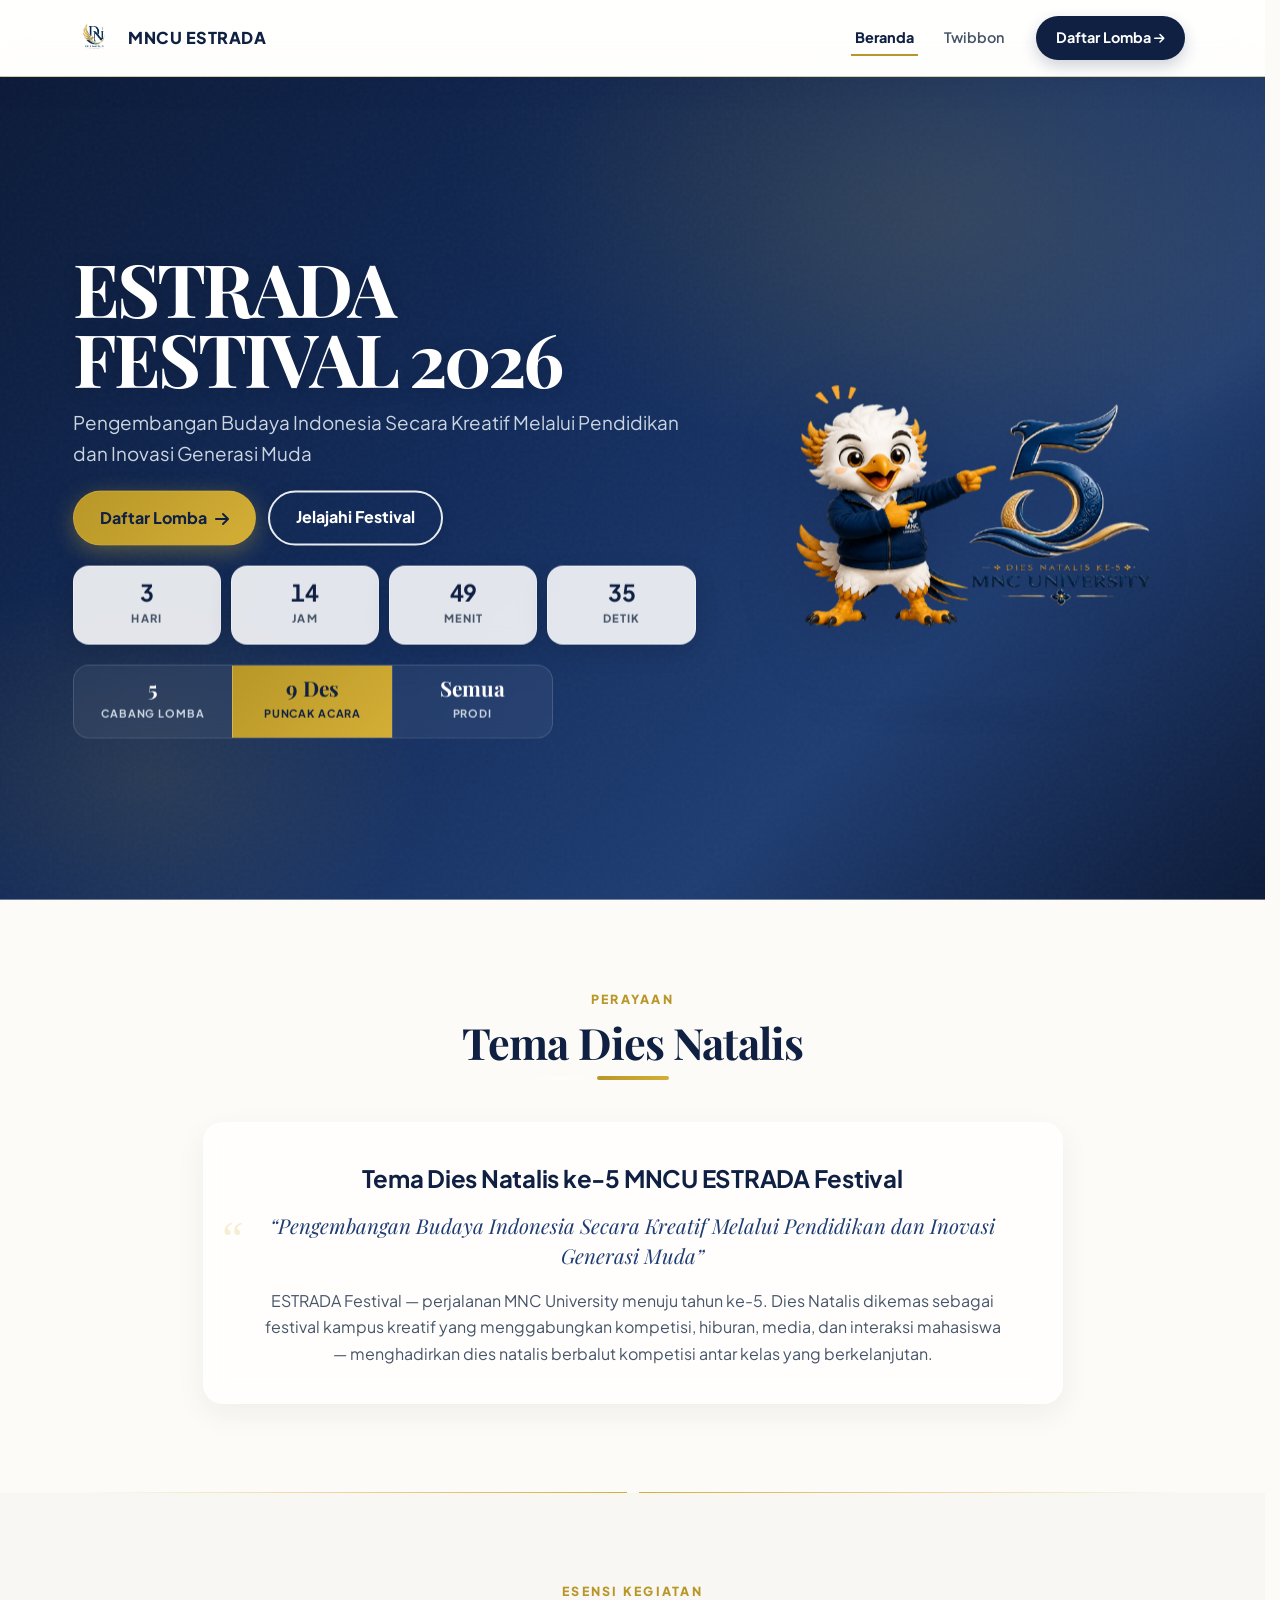
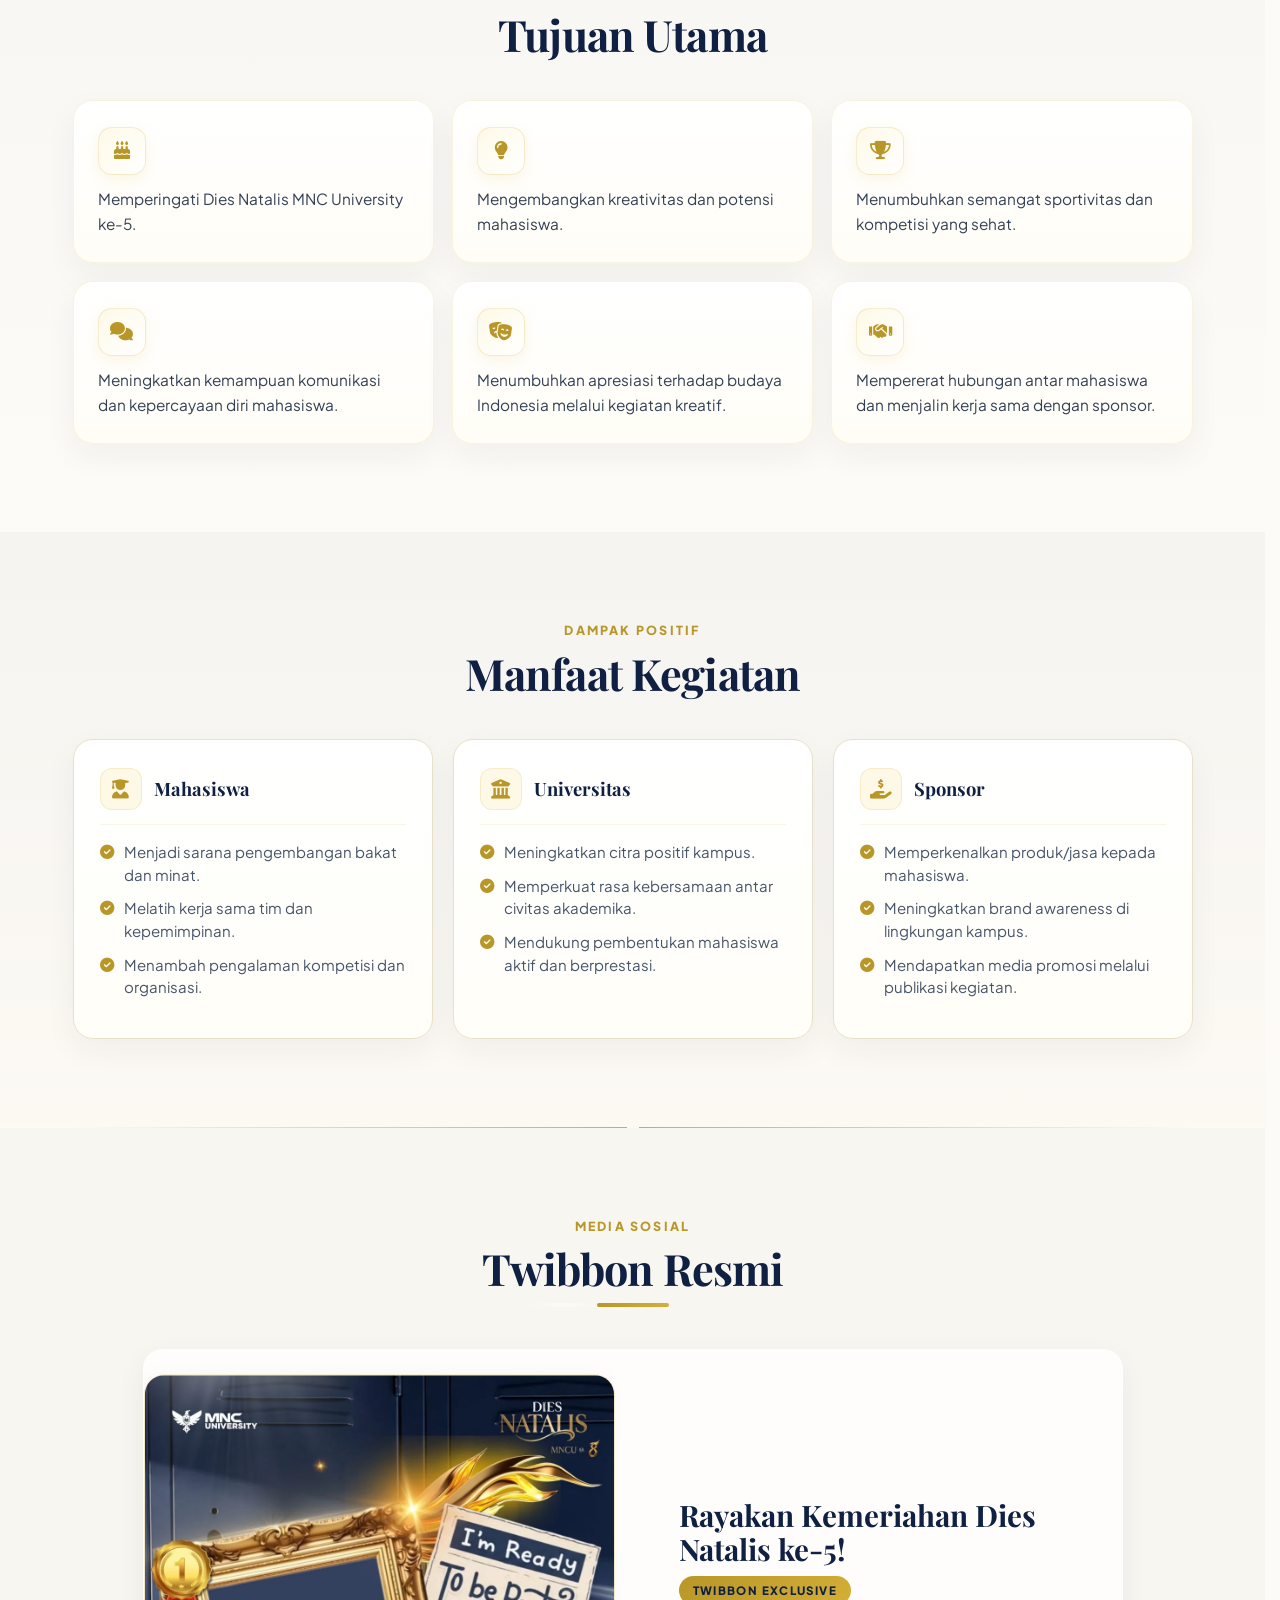
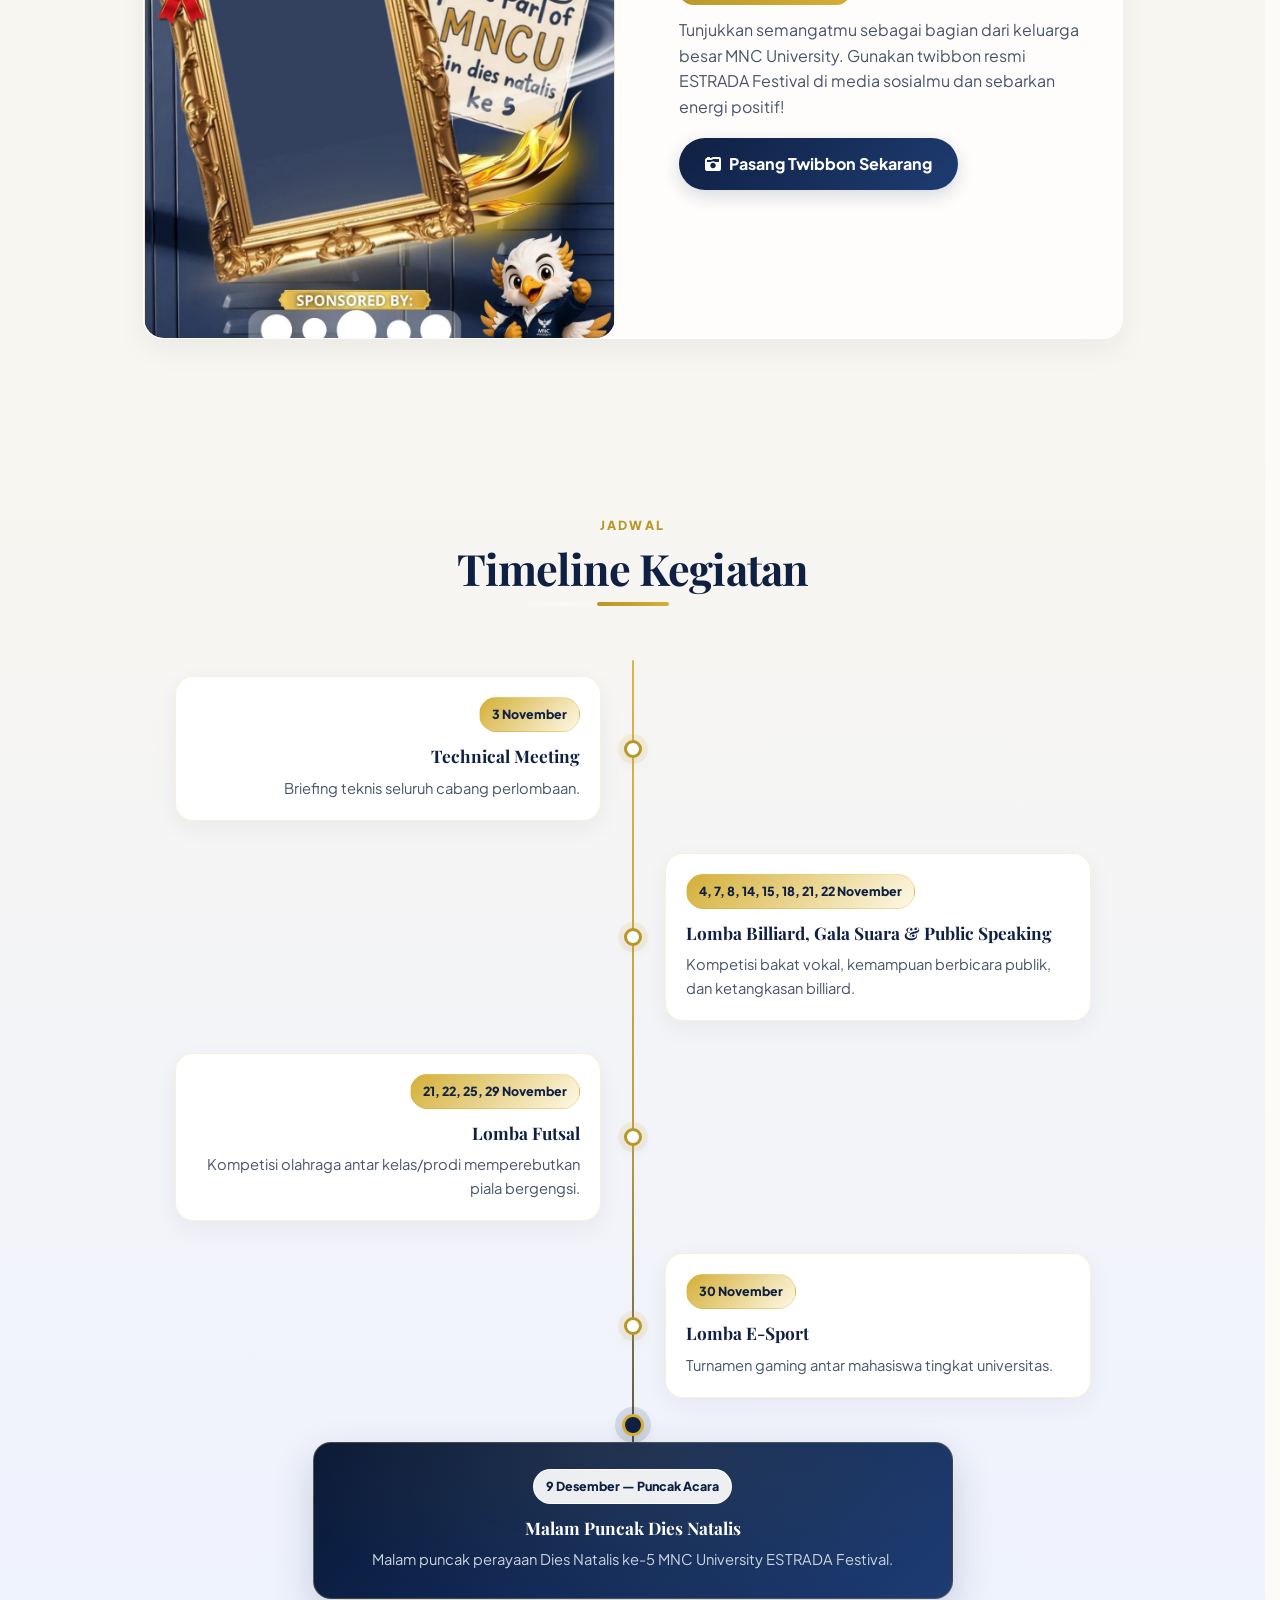
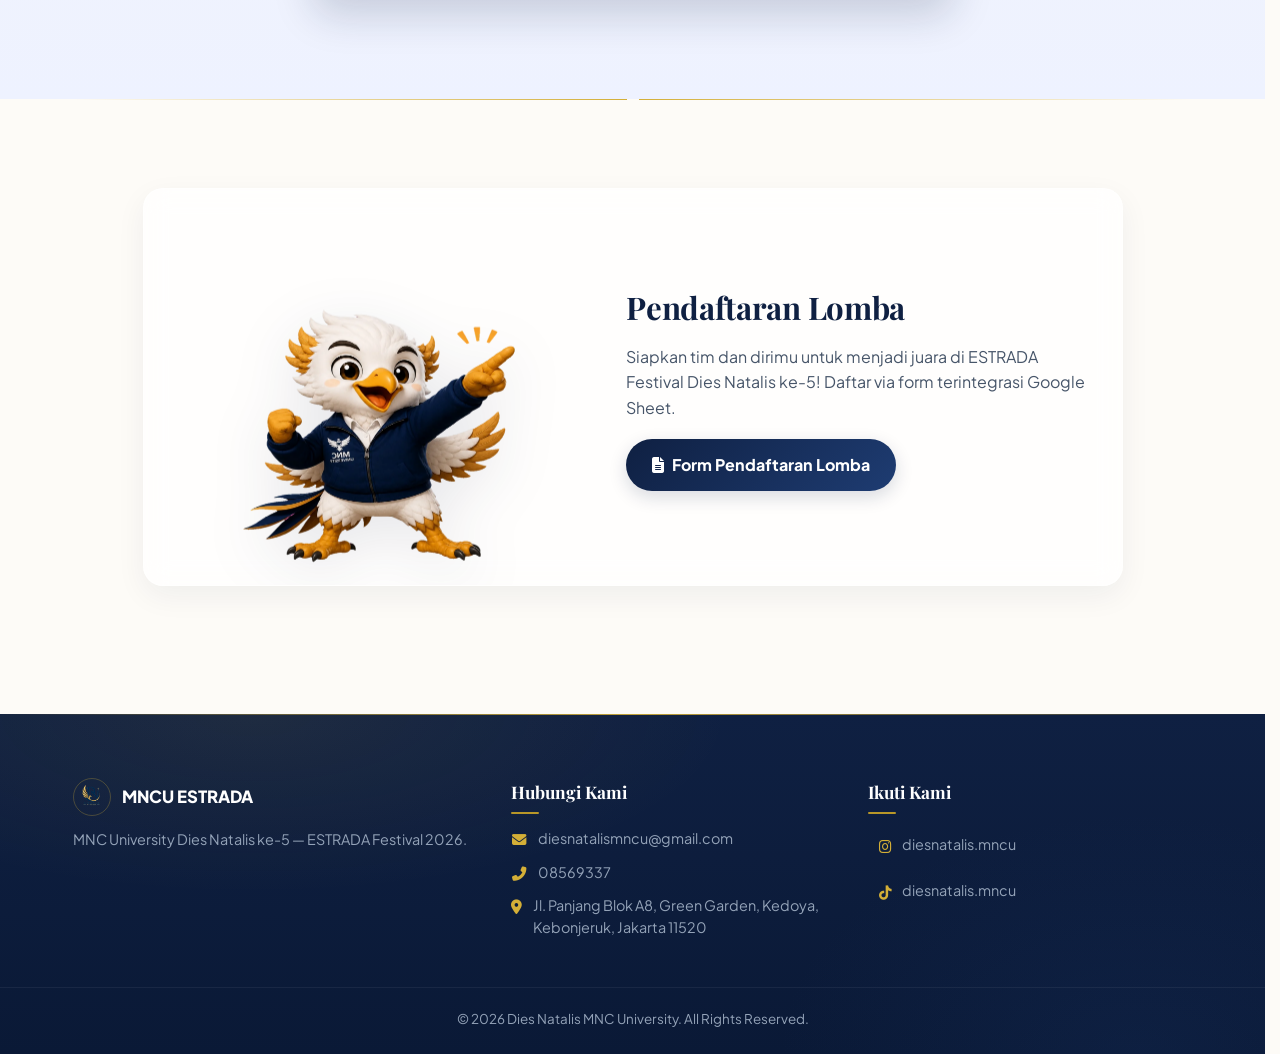
<file: index.html>
<!DOCTYPE html>
<html lang="id">
<head>
<meta charset="UTF-8">
<meta name="viewport" content="width=device-width, initial-scale=1.0">
<title>Dies Natalis ke-5 MNC University - ESTRADA Festival 2026</title>
<meta name="description" content="ESTRADA Festival 2026 — Dies Natalis ke-5 MNC University. Pengembangan Budaya Indonesia Secara Kreatif. Daftar lomba Futsal, Billiard, Gala Suara, Public Speaking, E-Sport.">
<meta property="og:title" content="ESTRADA Festival 2026 - Dies Natalis ke-5 MNC University">
<meta property="og:description" content="Pengembangan Budaya Indonesia Secara Kreatif Melalui Pendidikan dan Inovasi Generasi Muda. Daftar sekarang!">
<meta property="og:image" content="./twibbon-for-display.jpg">
<meta property="og:type" content="website">
<meta name="theme-color" content="#0f2042">
<link rel="preconnect" href="https://fonts.googleapis.com">
<link rel="preconnect" href="https://fonts.gstatic.com" crossorigin>
<link rel="preconnect" href="https://cdnjs.cloudflare.com">
<link href="https://fonts.googleapis.com/css2?family=Plus+Jakarta+Sans:wght@400;500;600;700;800&family=Playfair+Display:wght@600;700&display=swap" rel="stylesheet">
<link rel="stylesheet" href="https://cdnjs.cloudflare.com/ajax/libs/font-awesome/6.4.0/css/all.min.css">
<link rel="stylesheet" href="./style.css?v=7">
</head>
<body>
<header class="navbar" id="navbar">
  <div class="nav-container">
    <a href="./index.html" class="nav-logo"><img src="./logo-h.webp" alt="MNC University" width="168" height="56"><span>MNCU ESTRADA</span></a>
    <nav class="nav-menu" id="navMenu" aria-label="Primary">
      <a href="./index.html" class="nav-link active">Beranda</a>
      <a href="./twibbon.html" class="nav-link">Twibbon</a>
      <a href="./daftar.html" class="nav-link nav-cta">Daftar Lomba <i class="fas fa-arrow-right" style="font-size:.75rem"></i></a>
    </nav>
    <button class="hamburger" id="hamburger" aria-expanded="false" aria-controls="navMenu" aria-label="Buka menu"><i class="fas fa-bars"></i></button>
  </div>
</header>

<section id="beranda" class="hero" data-parallax="0.12">
  <div class="hero-container">
    <div class="hero-text reveal">
      <h1>ESTRADA FESTIVAL 2026</h1>
      <p>Pengembangan Budaya Indonesia Secara Kreatif Melalui Pendidikan dan Inovasi Generasi Muda</p>
      <div class="hero-btns">
        <a href="./daftar.html" class="btn-primary">Daftar Lomba <i class="fas fa-arrow-right"></i></a>
        <a href="#tema" class="btn-secondary">Jelajahi Festival</a>
      </div>
      <div class="countdown" id="countdown" aria-live="polite">
        <div class="countdown-card"><strong id="cd-d">--</strong><span>Hari</span></div>
        <div class="countdown-card"><strong id="cd-h">--</strong><span>Jam</span></div>
        <div class="countdown-card"><strong id="cd-m">--</strong><span>Menit</span></div>
        <div class="countdown-card"><strong id="cd-s">--</strong><span>Detik</span></div>
      </div>
      <div class="hero-stats">
  <div><strong>5</strong><span>Cabang Lomba</span></div>
  <div><strong>9 Des</strong><span>Puncak Acara</span></div>
  <div><strong>Semua</strong><span>Prodi</span></div>
</div>
    </div>
    <div class="hero-image reveal delay-1">
      <img src="./tunjuk-5.webp" alt="Maskot ESTRADA Dies Natalis ke-5" width="440" height="440" fetchpriority="high">
    </div>
  </div>
</section>

<section id="tema" class="theme-section reveal">
  <div class="container">
    <div class="section-title">
      <span class="section-subtitle">PERAYAAN</span><h2>Tema Dies Natalis</h2><div class="underline"></div>
    </div>
    <div class="theme-card glass-card">
      <h3>Tema Dies Natalis ke-5 MNCU ESTRADA Festival</h3>
      <blockquote class="theme-quote">“Pengembangan Budaya Indonesia Secara Kreatif Melalui Pendidikan dan Inovasi Generasi Muda”</blockquote>
      <p>ESTRADA Festival — perjalanan MNC University menuju tahun ke-5. Dies Natalis dikemas sebagai festival kampus kreatif yang menggabungkan kompetisi, hiburan, media, dan interaksi mahasiswa — menghadirkan dies natalis berbalut kompetisi antar kelas yang berkelanjutan.</p>
    </div>
  </div>
</section>

<div class="section-divider" aria-hidden="true"></div>

<section id="tujuan" class="goals-section reveal">
  <div class="container">
    <div class="section-title"><span class="section-subtitle">ESENSI KEGIATAN</span><h2>Tujuan Utama</h2></div>
    <div class="goals-grid">
      <div class="goal-item glass-card soft-card"><div class="goal-icon-box"><i class="fas fa-birthday-cake"></i></div><p>Memperingati Dies Natalis MNC University ke-5.</p></div>
      <div class="goal-item glass-card soft-card"><div class="goal-icon-box"><i class="fas fa-lightbulb"></i></div><p>Mengembangkan kreativitas dan potensi mahasiswa.</p></div>
      <div class="goal-item glass-card soft-card"><div class="goal-icon-box"><i class="fas fa-trophy"></i></div><p>Menumbuhkan semangat sportivitas dan kompetisi yang sehat.</p></div>
      <div class="goal-item glass-card soft-card"><div class="goal-icon-box"><i class="fas fa-comments"></i></div><p>Meningkatkan kemampuan komunikasi dan kepercayaan diri mahasiswa.</p></div>
      <div class="goal-item glass-card soft-card"><div class="goal-icon-box"><i class="fas fa-theater-masks"></i></div><p>Menumbuhkan apresiasi terhadap budaya Indonesia melalui kegiatan kreatif.</p></div>
      <div class="goal-item glass-card soft-card"><div class="goal-icon-box"><i class="fas fa-handshake"></i></div><p>Mempererat hubungan antar mahasiswa dan menjalin kerja sama dengan sponsor.</p></div>
    </div>
  </div>
</section>

<section id="manfaat" class="benefits-section reveal">
  <div class="container">
    <div class="section-title"><span class="section-subtitle">DAMPAK POSITIF</span><h2>Manfaat Kegiatan</h2></div>
    <div class="benefits-grid">
      <div class="benefit-category glass-card soft-card"><div class="category-header"><i class="fas fa-user-graduate"></i><h3>Mahasiswa</h3></div><ul class="benefit-list"><li><i class="fas fa-check-circle"></i><span>Menjadi sarana pengembangan bakat dan minat.</span></li><li><i class="fas fa-check-circle"></i><span>Melatih kerja sama tim dan kepemimpinan.</span></li><li><i class="fas fa-check-circle"></i><span>Menambah pengalaman kompetisi dan organisasi.</span></li></ul></div>
      <div class="benefit-category glass-card soft-card"><div class="category-header"><i class="fas fa-university"></i><h3>Universitas</h3></div><ul class="benefit-list"><li><i class="fas fa-check-circle"></i><span>Meningkatkan citra positif kampus.</span></li><li><i class="fas fa-check-circle"></i><span>Memperkuat rasa kebersamaan antar civitas akademika.</span></li><li><i class="fas fa-check-circle"></i><span>Mendukung pembentukan mahasiswa aktif dan berprestasi.</span></li></ul></div>
      <div class="benefit-category glass-card soft-card"><div class="category-header"><i class="fas fa-hand-holding-usd"></i><h3>Sponsor</h3></div><ul class="benefit-list"><li><i class="fas fa-check-circle"></i><span>Memperkenalkan produk/jasa kepada mahasiswa.</span></li><li><i class="fas fa-check-circle"></i><span>Meningkatkan brand awareness di lingkungan kampus.</span></li><li><i class="fas fa-check-circle"></i><span>Mendapatkan media promosi melalui publikasi kegiatan.</span></li></ul></div>
    </div>
  </div>
</section>

<div class="section-divider" aria-hidden="true"></div>

<section id="twibbon" class="twibbon-section reveal">
  <div class="container">
    <div class="section-title"><span class="section-subtitle">MEDIA SOSIAL</span><h2>Twibbon Resmi</h2><div class="underline"></div></div>
    <div class="twibbon-content glass-card">
      <div class="twibbon-img"><img src="./twibbon-for-display.webp" alt="Contoh Twibbon Dies Natalis MNCU" loading="lazy" width="1080" height="1350"></div>
      <div class="twibbon-desc"><h3>Rayakan Kemeriahan Dies Natalis ke-5!</h3><span class="pill-new">Twibbon Exclusive</span><p>Tunjukkan semangatmu sebagai bagian dari keluarga besar MNC University. Gunakan twibbon resmi ESTRADA Festival di media sosialmu dan sebarkan energi positif!</p><a href="./twibbon.html" class="btn-primary"><i class="fas fa-camera-retro"></i> Pasang Twibbon Sekarang</a></div>
    </div>
  </div>
</section>

<section id="timeline" class="timeline-section reveal">
  <div class="container">
    <div class="section-title"><span class="section-subtitle">JADWAL</span><h2>Timeline Kegiatan</h2><div class="underline"></div></div>
    <div class="timeline-wrapper" id="timelineWrap">
      <div class="timeline-item" data-cat="all puncak"><div class="timeline-dot"></div><div class="timeline-content glass-card"><span class="timeline-date">3 November</span><h4>Technical Meeting</h4><p>Briefing teknis seluruh cabang perlombaan.</p></div></div>
      <div class="timeline-item" data-cat="billiard gala public"><div class="timeline-dot"></div><div class="timeline-content glass-card"><span class="timeline-date">4, 7, 8, 14, 15, 18, 21, 22 November</span><h4>Lomba Billiard, Gala Suara & Public Speaking</h4><p>Kompetisi bakat vokal, kemampuan berbicara publik, dan ketangkasan billiard.</p></div></div>
      <div class="timeline-item" data-cat="futsal"><div class="timeline-dot"></div><div class="timeline-content glass-card"><span class="timeline-date">21, 22, 25, 29 November</span><h4>Lomba Futsal</h4><p>Kompetisi olahraga antar kelas/prodi memperebutkan piala bergengsi.</p></div></div>
      <div class="timeline-item" data-cat="esport"><div class="timeline-dot"></div><div class="timeline-content glass-card"><span class="timeline-date">30 November</span><h4>Lomba E-Sport</h4><p>Turnamen gaming antar mahasiswa tingkat universitas.</p></div></div>
      <div class="timeline-item is-peak" data-cat="puncak all"><div class="timeline-dot hl"></div><div class="timeline-content glass-card highlight-card peak-card"><span class="timeline-date">9 Desember — Puncak Acara</span><h4>Malam Puncak Dies Natalis</h4><p>Malam puncak perayaan Dies Natalis ke-5 MNC University ESTRADA Festival.</p></div></div>
    </div>
  </div>
</section>

<div class="section-divider" aria-hidden="true"></div>

<section id="pendaftaran" class="reg-section reveal">
  <div class="container">
    <div class="reg-container glass-card">
      <div class="reg-image"><img src="./tunjuk.webp" alt="Pendaftaran Lomba" loading="lazy" width="340" height="340"></div>
      <div class="reg-info"><h2>Pendaftaran Lomba</h2><p>Siapkan tim dan dirimu untuk menjadi juara di ESTRADA Festival Dies Natalis ke-5! Daftar via form terintegrasi Google Sheet.</p><a href="./daftar.html" class="btn-primary"><i class="fas fa-file-alt"></i> Form Pendaftaran Lomba</a></div>
    </div>
  </div>
</section>

<footer id="kontak" class="footer">
  <div class="container footer-grid">
    <div class="footer-col"><div class="footer-logo"><img src="./logo-h.webp" alt="Logo" width="36" height="36"><span>MNCU ESTRADA</span></div><p>MNC University Dies Natalis ke-5 — ESTRADA Festival 2026.</p></div>
    <div class="footer-col"><h3>Hubungi Kami</h3><ul class="contact-list"><li><i class="fas fa-envelope"></i> diesnatalismncu@gmail.com</li><li><i class="fas fa-phone-alt"></i> 08569337</li><li><i class="fas fa-map-marker-alt"></i> Jl. Panjang Blok A8, Green Garden, Kedoya, Kebonjeruk, Jakarta 11520</li></ul></div>
    <div class="footer-col"><h3>Ikuti Kami</h3><ul class="social-list"><li><a href="https://instagram.com/diesnatalis.mncu" target="_blank" rel="noopener"><i class="fab fa-instagram"></i> diesnatalis.mncu</a></li><li><a href="https://tiktok.com/@diesnatalis.mncu" target="_blank" rel="noopener"><i class="fab fa-tiktok"></i> diesnatalis.mncu</a></li></ul></div>
  </div>
  <div class="footer-bottom"><p>&copy; 2026 Dies Natalis MNC University. All Rights Reserved.</p></div>
</footer>
<script src="./script.js?v=7"></script>
</body>
</html>
</file>
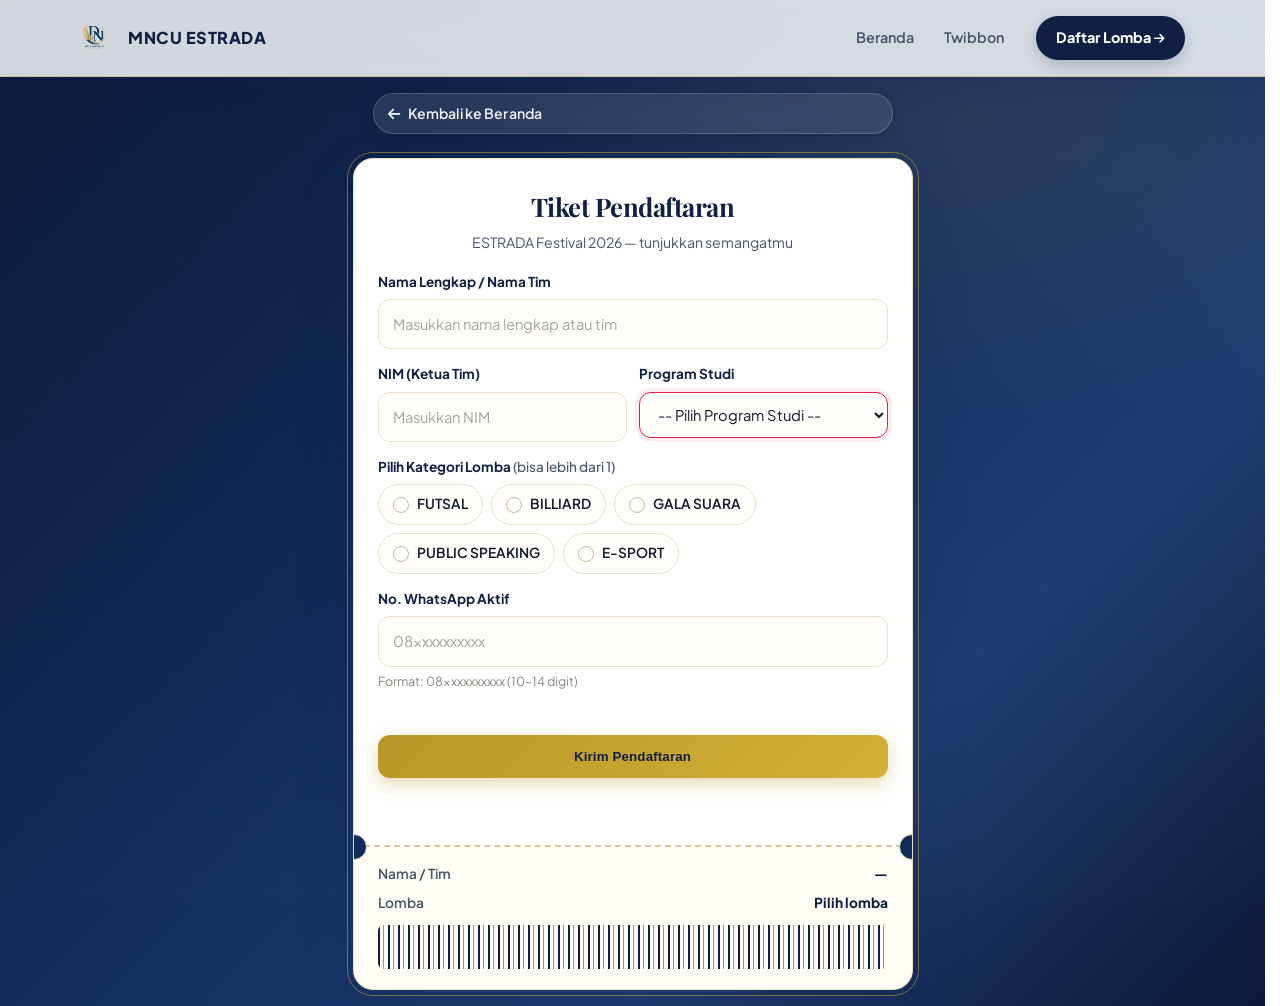
<file: daftar.html>
<!DOCTYPE html>
<html lang="id">
<head>
<meta charset="UTF-8">
<meta name="viewport" content="width=device-width, initial-scale=1.0">
<title>Pendaftaran Lomba — ESTRADA Festival 2026</title>
<meta name="description" content="Form pendaftaran ESTRADA Festival 2026. Pilih lomba Futsal, Billiard, Gala Suara, Public Speaking, E-Sport.">
<meta name="theme-color" content="#0f2042">
<link rel="preconnect" href="https://fonts.googleapis.com">
<link rel="preconnect" href="https://fonts.gstatic.com" crossorigin>
<link rel="preconnect" href="https://cdnjs.cloudflare.com">
<link href="https://fonts.googleapis.com/css2?family=Plus+Jakarta+Sans:wght@400;500;600;700;800&family=Playfair+Display:wght@600;700&display=swap" rel="stylesheet">
<link rel="stylesheet" href="https://cdnjs.cloudflare.com/ajax/libs/font-awesome/6.4.0/css/all.min.css">
<script src="https://challenges.cloudflare.com/turnstile/v0/api.js?onload=tsLoad" async defer></script>
<link rel="stylesheet" href="./style.css?v=7">
</head>
<body class="auth-page">
<header class="navbar" id="navbar">
  <div class="nav-container">
    <a href="./index.html" class="nav-logo"><img src="./logo-h.webp" alt="MNC University" width="168" height="56"><span>MNCU ESTRADA</span></a>
    <nav class="nav-menu" id="navMenu" aria-label="Primary">
      <a href="./index.html" class="nav-link">Beranda</a>
      <a href="./twibbon.html" class="nav-link">Twibbon</a>
      <a href="./daftar.html" class="nav-link active nav-cta">Daftar Lomba <i class="fas fa-arrow-right" style="font-size:.75rem"></i></a>
    </nav>
    <button class="hamburger" id="hamburger" aria-expanded="false" aria-controls="navMenu" aria-label="Buka menu"><i class="fas fa-bars"></i></button>
  </div>
</header>

<div class="auth-container is-compact">
  <a href="./index.html" class="back-link"><i class="fas fa-arrow-left"></i> Kembali ke Beranda</a>
  <div class="ticket reveal">
    <div class="ticket-main">
      <div class="ticket-head">
        <h2>Tiket Pendaftaran</h2>
        <p>ESTRADA Festival 2026 — tunjukkan semangatmu</p>
      </div>
    <form id="daftarForm" class="form-soft" novalidate>
      <div class="form-group">
        <label class="form-label" for="nama">Nama Lengkap / Nama Tim</label>
        <input type="text" id="nama" name="nama" class="form-control" placeholder="Masukkan nama lengkap atau tim" required maxlength="80" autocomplete="name">
        <span class="form-error" id="err-nama"></span>
      </div>
      <div class="form-row">
        <div class="form-group half">
          <label class="form-label" for="nim">NIM (Ketua Tim)</label>
          <input type="text" id="nim" name="nim" class="form-control" placeholder="Masukkan NIM" required pattern="[0-9]{8,15}" inputmode="numeric" autocomplete="off">
          <span class="form-error" id="err-nim"></span>
        </div>
        <div class="form-group half">
          <label class="form-label" for="prodi">Program Studi</label>
          <select id="prodi" name="prodi" class="form-control" required>
            <option value="" disabled selected>-- Pilih Program Studi --</option>
            <optgroup label="Fakultas Bisnis dan Keuangan">
              <option value="S1 Manajemen">S1 Manajemen</option>
              <option value="S1 Akuntansi">S1 Akuntansi</option>
              <option value="S1 Pendidikan Matematika">S1 Pendidikan Matematika</option>
            </optgroup>
            <optgroup label="Fakultas Industri Kreatif">
              <option value="S1 Sains Komunikasi">S1 Sains Komunikasi</option>
              <option value="S1 Desain Komunikasi Visual (DKV)">S1 Desain Komunikasi Visual (DKV)</option>
              <option value="S1 Sistem Informasi">S1 Sistem Informasi</option>
              <option value="S1 Ilmu Komputer">S1 Ilmu Komputer</option>
              <option value="S1 Pendidikan Bahasa Inggris">S1 Pendidikan Bahasa Inggris</option>
            </optgroup>
          </select>
          <span class="form-error" id="err-prodi"></span>
        </div>
      </div>
      <div class="form-group">
        <label class="form-label">Pilih Kategori Lomba <span style="color:var(--muted);font-weight:500">(bisa lebih dari 1)</span></label>
        <div class="lomba-pill-group" id="lombaBox">
          <label class="lomba-pill"><input type="checkbox" name="lomba" value="FUTSAL"><span>FUTSAL</span></label>
          <label class="lomba-pill"><input type="checkbox" name="lomba" value="BILLIARD"><span>BILLIARD</span></label>
          <label class="lomba-pill"><input type="checkbox" name="lomba" value="GALA SUARA"><span>GALA SUARA</span></label>
          <label class="lomba-pill"><input type="checkbox" name="lomba" value="PUBLIC SPEAKING"><span>PUBLIC SPEAKING</span></label>
          <label class="lomba-pill"><input type="checkbox" name="lomba" value="E-SPORT"><span>E-SPORT</span></label>
        </div>
        <span class="form-error" id="err-lomba"></span>
      </div>
      <div class="form-group">
        <label class="form-label" for="wa">No. WhatsApp Aktif</label>
        <input type="tel" id="wa" name="whatsapp" class="form-control" placeholder="08xxxxxxxxxx" required pattern="^08[0-9]{8,12}$" inputmode="numeric" autocomplete="tel">
        <span class="form-hint">Format: 08xxxxxxxxxx (10–14 digit)</span>
        <span class="form-error" id="err-wa"></span>
      </div>
      <div class="cf-turnstile" id="tsBox"></div>
      <button type="submit" id="btnSubmit" class="btn-primary btn-block">Kirim Pendaftaran</button>
      <p id="formStatus" role="status" aria-live="polite"></p>
    </form>
    </div>
    <div class="ticket-perforation" aria-hidden="true"></div>
    <div class="ticket-stub">
      <dl>
        <div class="stub-row"><dt>Nama / Tim</dt><dd id="sumNama">—</dd></div>
        <div class="stub-row"><dt>Lomba</dt><dd id="sumLomba">Pilih lomba</dd></div>
      </dl>
      <div class="barcode" aria-hidden="true"></div>
    </div>
  </div>
</div>

<!-- success modal -->
<div class="modal" id="successModal" aria-hidden="true">
  <div class="modal-backdrop" data-close></div>
  <div class="modal-card">
    <div class="modal-icon"><i class="fas fa-circle-check"></i></div>
    <h3>Pendaftaran Berhasil!</h3>
    <p>Panitia akan hubungi via WhatsApp. Sebarkan semangat ESTRADA!</p>
    <div class="modal-actions">
      <a href="./twibbon.html" class="btn-primary"><i class="fas fa-camera-retro"></i> Pasang Twibbon</a>
      <button class="btn-secondary" data-close>Tutup</button>
    </div>
  </div>
</div>
<canvas class="confetti-canvas" id="confetti" aria-hidden="true"></canvas>

<script src="./script.js?v=7"></script>
<script>
// daftar page specific - GAS integration
const GAS_URL = 'https://script.google.com/macros/s/AKfycbyWJ1N4fRRH0AWSckoio2g7Nm2qKlAJRDj7DFGocQFo6qRP1j_o2YxdxT0n2pSYxfda2g/exec';
const form = document.getElementById('daftarForm');
const btn = document.getElementById('btnSubmit');
const statusEl = document.getElementById('formStatus');
const modal = document.getElementById('successModal');
const SPIN = '<span class="dot-spinner dot-spinner--btn" aria-hidden="true">' + '<span class="dot-spinner__dot"></span>'.repeat(8) + '</span><span>Mengirim...</span>';
let cfToken = '', tsWid = null, sending = false, pending = null;
function tsLoad(){
  if(!window.turnstile) return;
  tsWid = turnstile.render('#tsBox', { sitekey:'0x4AAAAAAFCWmZ5gHDiXzCXd', execution:'execute', appearance:'interaction-only', callback:tsOk, 'expired-callback':tsExp });
}
function tsOk(t){ cfToken = t; if(pending && !sending){ const d = pending; pending = null; doSend(d); } }
function tsExp(){ cfToken = ''; }
// stub tiket live summary
const sumNama=document.getElementById('sumNama'), sumLomba=document.getElementById('sumLomba');
const updStub=()=>{ sumNama.textContent=document.getElementById('nama').value.trim()||'—'; const l=[...document.querySelectorAll('input[name="lomba"]:checked')].map(i=>i.value); sumLomba.textContent=l.length?l.join(', '):'Pilih lomba'; };
document.getElementById('nama')?.addEventListener('input',updStub);
document.querySelectorAll('input[name="lomba"]').forEach(i=>i.addEventListener('change',updStub));
updStub();

function showErr(id,msg){ const el=document.getElementById(id); if(el) el.textContent=msg||''; }
function clearErrs(){ ['err-nama','err-nim','err-prodi','err-lomba','err-wa'].forEach(id=>showErr(id,'')); statusEl.textContent=''; statusEl.className=''; }

form?.addEventListener('submit', (e)=>{
  e.preventDefault();
  if(sending) return;
  clearErrs();
  const nama = document.getElementById('nama').value.trim();
  const nim = document.getElementById('nim').value.trim();
  const prodi = document.getElementById('prodi').value;
  const waRaw = document.getElementById('wa').value.trim().replace(/[\s\-]/g,'');
  const lomba = [...document.querySelectorAll('input[name="lomba"]:checked')].map(i=>i.value);

  let valid=true;
  if(!nama){ showErr('err-nama','Nama wajib diisi'); valid=false; }
  else if(nama.length<3){ showErr('err-nama','Minimal 3 karakter'); valid=false; }
  if(!nim){ showErr('err-nim','NIM wajib'); valid=false; }
  else if(!/^[0-9]{8,15}$/.test(nim)){ showErr('err-nim','NIM 8-15 digit angka'); valid=false; }
  if(!prodi){ showErr('err-prodi','Pilih prodi'); valid=false; }
  if(lomba.length===0){ showErr('err-lomba','Pilih minimal 1 lomba'); valid=false; }
  if(!waRaw){ showErr('err-wa','WhatsApp wajib'); valid=false; }
  else if(!/^08[0-9]{8,12}$/.test(waRaw)){ showErr('err-wa','Format 08xxxxxxxxxx (10-14 digit)'); valid=false; }
  if(!valid) return;

  if(GAS_URL.includes('PASTE_ID')){
    statusEl.textContent='GAS_URL belum diisi. Hubungi admin.';
    statusEl.className='err';
    return;
  }

  pending = { nama, nim, prodi, lomba, whatsapp: waRaw, ua: navigator.userAgent, ts: new Date().toISOString() };
  if(!cfToken){
    statusEl.textContent='Memverifikasi manusia...';
    statusEl.className='';
    if(window.turnstile && tsWid !== null) turnstile.execute(tsWid);
    else { statusEl.textContent='Widget verifikasi belum siap, coba lagi.'; statusEl.className='err'; }
    return;
  }
  const d = pending; pending = null; doSend(d);
});

async function doSend(d){
  sending = true;
  d.cfToken = cfToken;
  btn.disabled=true; const oldHTML=btn.innerHTML; btn.innerHTML=SPIN; btn.classList.add('is-loading');
  try{
    // ponytail: text/plain avoids CORS preflight on GAS
    const res = await fetch(GAS_URL, { method:'POST', body: JSON.stringify(d) });
    const text = await res.text();
    let j; try{ j=JSON.parse(text)}catch{ j={ok: res.ok, raw:text}}
    if(!j.ok) throw new Error(j.error || 'Gagal menyimpan');
    statusEl.textContent='Pendaftaran terkirim!';
    statusEl.className='ok';
    form.reset();
    updStub();
    openModal();
    fireConfetti();
  }catch(err){
    statusEl.textContent=(err.message||'Gagal')+' — coba lagi.';
    statusEl.className='err';
  }finally{
    btn.disabled=false; btn.innerHTML=oldHTML; btn.classList.remove('is-loading');
    sending=false; cfToken='';
    if(window.turnstile && tsWid !== null) turnstile.reset(tsWid);
  }
}

function openModal(){ modal.classList.add('is-open'); modal.setAttribute('aria-hidden','false'); }
function closeModal(){ modal.classList.remove('is-open'); modal.setAttribute('aria-hidden','true'); }
modal?.addEventListener('click',e=>{ if(e.target.hasAttribute('data-close')) closeModal(); });
document.addEventListener('keydown',e=>{ if(e.key==='Escape') closeModal(); });

// ponytail: ultra minimal confetti — 80 particles, canvas 2D, no lib
function fireConfetti(){
  const c=document.getElementById('confetti'); if(!c) return;
  const ctx=c.getContext('2d'); const W=c.width=innerWidth, H=c.height=innerHeight;
  const colors=['#b89728','#d4af37','#0f2042','#1e3c72','#f4ecdf'];
  const parts=[...Array(80)].map(()=>({x:Math.random()*W,y:-20-Math.random()*200,vx:(Math.random()-.5)*6,vy:2+Math.random()*4,r:4+Math.random()*6,c:colors[Math.floor(Math.random()*5)],a:1,spin:Math.random()*0.2-0.1,ang:0}));
  let raf; (function loop(){
    ctx.clearRect(0,0,W,H);
    let alive=false;
    parts.forEach(p=>{ p.x+=p.vx; p.y+=p.vy; p.vy+=0.08; p.ang+=p.spin; p.a-=0.003; if(p.a>0&&p.y<H+20){ alive=true; ctx.save(); ctx.globalAlpha=Math.max(0,p.a); ctx.translate(p.x,p.y); ctx.rotate(p.ang); ctx.fillStyle=p.c; ctx.fillRect(-p.r/2,-p.r/2,p.r,p.r*0.6); ctx.restore(); }});
    if(alive) raf=requestAnimationFrame(loop); else ctx.clearRect(0,0,W,H);
  })();
  setTimeout(()=>cancelAnimationFrame(raf),4000);
  // ponytail: canvas auto clear after
}
</script>
</body>
</html>
</file>
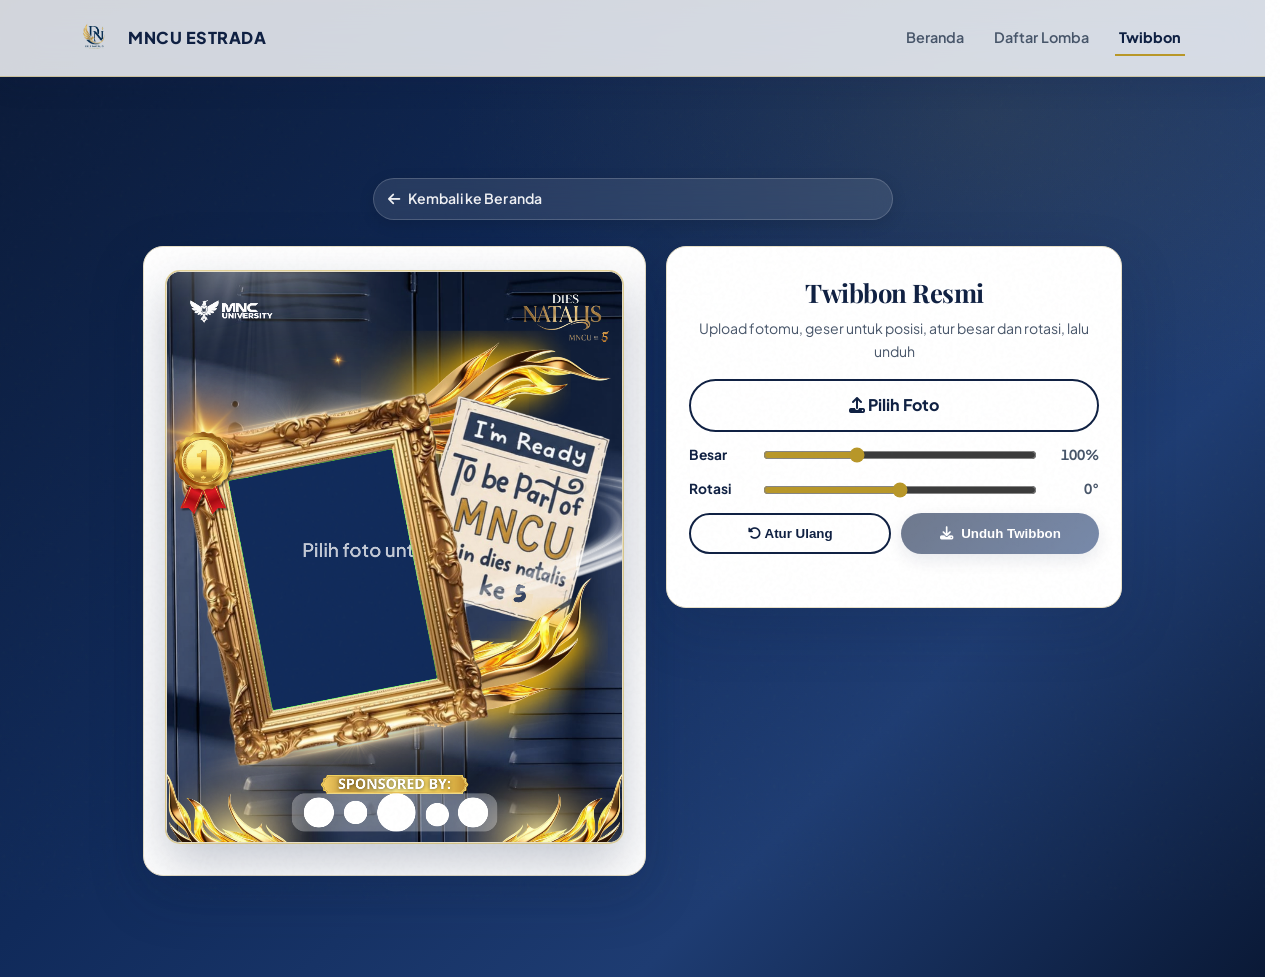
<file: twibbon.html>
<!DOCTYPE html>
<html lang="id">
<head>
<meta charset="UTF-8">
<meta name="viewport" content="width=device-width, initial-scale=1.0">
<title>Twibbon — ESTRADA Festival 2026</title>
<meta name="description" content="Buat twibbon ESTRADA Festival 2026. Upload foto, atur posisi, besar, rotasi, unduh.">
<meta name="theme-color" content="#0f2042">
<link rel="preconnect" href="https://fonts.googleapis.com">
<link rel="preconnect" href="https://fonts.gstatic.com" crossorigin>
<link rel="preconnect" href="https://cdnjs.cloudflare.com">
<link href="https://fonts.googleapis.com/css2?family=Plus+Jakarta+Sans:wght@400;500;600;700;800&family=Playfair+Display:wght@600;700&display=swap" rel="stylesheet">
<link rel="stylesheet" href="https://cdnjs.cloudflare.com/ajax/libs/font-awesome/6.4.0/css/all.min.css">
<link rel="stylesheet" href="./style.css?v=7">
</head>
<body class="auth-page">
<header class="navbar" id="navbar">
  <div class="nav-container">
    <a href="./index.html" class="nav-logo"><img src="./logo-h.webp" alt="MNC University" width="168" height="56"><span>MNCU ESTRADA</span></a>
    <nav class="nav-menu" id="navMenu" aria-label="Primary">
      <a href="./index.html" class="nav-link">Beranda</a>
      <a href="./daftar.html" class="nav-link">Daftar Lomba</a>
      <a href="./twibbon.html" class="nav-link active">Twibbon</a>
    </nav>
    <button class="hamburger" id="hamburger" aria-expanded="false" aria-controls="navMenu" aria-label="Buka menu"><i class="fas fa-bars"></i></button>
  </div>
</header>

<div class="auth-container">
  <a href="./index.html" class="back-link"><i class="fas fa-arrow-left"></i> Kembali ke Beranda</a>
  <div class="twb-layout reveal">
    <div class="twb-card twb-preview">
      <canvas id="twCanvas" class="twb-canvas" width="1080" height="1350" aria-label="Pratinjau twibbon"></canvas>
    </div>
    <div class="twb-card twb-panel">
      <div class="ticket-head">
        <h2>Twibbon Resmi</h2>
        <p>Upload fotomu, geser untuk posisi, atur besar dan rotasi, lalu unduh</p>
      </div>
      <div class="twb-controls">
      <label class="btn-secondary btn-block twb-upload" for="twUpload"><i class="fas fa-upload"></i> Pilih Foto</label>
      <input type="file" id="twUpload" accept="image/*" hidden>
      <div class="twb-row">
        <label for="twScale">Besar</label>
        <input type="range" id="twScale" min="0" max="300" value="100">
        <span id="twScaleVal">100%</span>
      </div>
      <div class="twb-row">
        <label for="twRot">Rotasi</label>
        <input type="range" id="twRot" min="-180" max="180" value="0">
        <span id="twRotVal">0°</span>
      </div>
      <div class="twb-actions">
        <button id="twReset" class="btn-secondary" type="button"><i class="fas fa-rotate-left"></i> Atur Ulang</button>
        <button id="twDownload" class="btn-primary" type="button" disabled><i class="fas fa-download"></i> Unduh Twibbon</button>
      </div>
      <p id="twStatus" role="status" aria-live="polite"></p>
      </div>
    </div>
  </div>

<script src="./script.js?v=7"></script>
<script>
// twibbon editor — canvas 2D, no lib
const cv = document.getElementById('twCanvas'), ctx = cv.getContext('2d');
const W = cv.width, H = cv.height;
const frame = new Image(); frame.src = './twibbon-frame.webp';
let photo = null, base = 1, scale = 1, rot = 0, px = W/2, py = H/2;
const dlBtn = document.getElementById('twDownload');
const statusEl = document.getElementById('twStatus');

function draw(){
  ctx.clearRect(0,0,W,H);
  if(photo){
    const s = base * scale;
    ctx.save(); ctx.translate(px,py); ctx.rotate(rot*Math.PI/180); ctx.scale(s,s);
    ctx.drawImage(photo, -photo.width/2, -photo.height/2);
    ctx.restore();
  } else {
    ctx.fillStyle = '#102a5a'; ctx.fillRect(0,0,W,H);
    ctx.fillStyle = 'rgba(255,255,255,.75)'; ctx.font = '600 44px "Plus Jakarta Sans",sans-serif';
    ctx.textAlign = 'center'; ctx.fillText('Pilih foto untuk mulai', W/2, H/2);
  }
  if(frame.complete && frame.naturalWidth) ctx.drawImage(frame,0,0,W,H);
}
frame.onload = draw; draw();

document.getElementById('twUpload').addEventListener('change', e=>{
  const f = e.target.files[0]; if(!f) return;
  const url = URL.createObjectURL(f);
  const img = new Image();
  img.onload = ()=>{
    photo = img; base = Math.max(W/img.width, H/img.height);
    scale = 1; rot = 0; px = W/2; py = H/2;
    document.getElementById('twScale').value = 100;
    document.getElementById('twRot').value = 0;
    syncLabels(); dlBtn.disabled = false;
    statusEl.textContent = ''; statusEl.className = '';
    URL.revokeObjectURL(url); draw();
  };
  img.onerror = ()=>{ statusEl.textContent = 'File bukan gambar. Coba file lain.'; statusEl.className = 'err'; };
  img.src = url;
});

const scEl = document.getElementById('twScale'), rotEl = document.getElementById('twRot');
function syncLabels(){
  document.getElementById('twScaleVal').textContent = scEl.value + '%';
  document.getElementById('twRotVal').textContent = rotEl.value + '°';
}
scEl.addEventListener('input', ()=>{ scale = scEl.value/100; syncLabels(); draw(); });
rotEl.addEventListener('input', ()=>{ rot = +rotEl.value; syncLabels(); draw(); });

// geser foto langsung di canvas
let drag = null;
function toCanvas(e){ const r = cv.getBoundingClientRect(); return { x:(e.clientX-r.left)*W/r.width, y:(e.clientY-r.top)*H/r.height }; }
cv.addEventListener('pointerdown', e=>{ if(!photo) return; const p = toCanvas(e); drag = { dx:p.x-px, dy:p.y-py }; cv.setPointerCapture(e.pointerId); });
cv.addEventListener('pointermove', e=>{ if(!drag) return; const p = toCanvas(e); px = p.x-drag.dx; py = p.y-drag.dy; draw(); });
cv.addEventListener('pointerup', ()=>{ drag = null; });
cv.addEventListener('pointercancel', ()=>{ drag = null; });

document.getElementById('twReset').addEventListener('click', ()=>{
  scale = 1; rot = 0; px = W/2; py = H/2;
  scEl.value = 100; rotEl.value = 0; syncLabels(); draw();
});

dlBtn.addEventListener('click', ()=>{
  if(!photo) return;
  cv.toBlob(b=>{
    const a = document.createElement('a');
    a.href = URL.createObjectURL(b);
    a.download = 'TWIBON ESTRADA FESTIVAL 2026.png';
    a.click();
    setTimeout(()=>URL.revokeObjectURL(a.href), 4000);
  }, 'image/png');
});
</script>
</body>
</html>
</file>
<file: style.css>
:root{
  --bg:#fdfbf7;
  --card:#fff;
  --border:rgba(212,175,55,.28);
  --text:#0f172a;
  --muted:#475569;
  --primary:#0f2042;
  --accent:#1e3c72;
  --gold:#b89728;
  --gold-light:#d4af37;
  --gold-soft:#fef9e7;
  --radius:16px;
  --radius-pill:999px;
  --shadow:0 10px 30px rgba(15,32,66,.06);
  --shadow-hover:0 18px 42px rgba(15,32,66,.10);
  --border-soft:#e8e0c8;
  --radius-soft:14px;
  --shadow-soft:0 12px 32px rgba(15,32,66,.05);
  --nav-h:76px;
  scroll-behavior:smooth;
  scroll-padding-top:calc(var(--nav-h) + 16px);
}
*{margin:0;padding:0;box-sizing:border-box}
html{scrollbar-gutter:stable;scroll-behavior:smooth;overflow-x:hidden;overflow-x:clip;max-width:100%}
body{font-family:'Plus Jakarta Sans',system-ui,-apple-system,Segoe UI,Roboto,sans-serif;background:var(--bg);color:var(--text);overflow-x:hidden;overflow-x:clip;line-height:1.65;-webkit-font-smoothing:antialiased}
a{color:inherit}
img{max-width:100%;display:block}
.container{max-width:1160px;margin:0 auto;padding:0 20px}
@media(prefers-reduced-motion:reduce){html{scroll-behavior:auto}*,*::before,*::after{animation:none!important;transition:none!important}}

/* ===== NAVBAR — putih glass ===== */
.navbar{position:sticky;top:0;z-index:1000;background:rgba(255,255,255,.82);backdrop-filter:blur(18px) saturate(1.25);border-bottom:1px solid rgba(184,151,40,.35);box-shadow:0 8px 28px rgba(15,32,66,.10);transition:background .35s,box-shadow .35s,border-color .35s;overflow:visible}
.navbar.is-scrolled{background:rgba(255,255,255,.94);box-shadow:0 12px 32px rgba(15,32,66,.14);border-color:rgba(184,151,40,.5)}
.nav-container{max-width:1160px;margin:0 auto;padding:8px 20px;display:flex;align-items:center;justify-content:space-between;gap:16px;min-height:var(--nav-h)}
.nav-logo{display:flex;align-items:center;gap:11px;text-decoration:none;font-weight:850;letter-spacing:.02em;color:var(--primary);font-size:1.02rem}
.nav-logo img{height:56px;width:auto;max-width:46vw;object-fit:contain;border:none;border-radius:0;box-shadow:none;background:transparent;display:block}
.nav-logo span{font-size:1.02rem;letter-spacing:.03em;color:var(--primary)}
.nav-menu{display:flex;align-items:center;gap:6px}
.nav-link{position:relative;text-decoration:none;color:#475569;font-weight:600;font-size:.90rem;padding:8px 4px;margin:0 8px;border-radius:0;border:none;background:transparent;transition:color .22s,background .22s,transform .22s;overflow:visible}
.nav-link::after{content:"";position:absolute;left:0;right:0;bottom:2px;height:2px;background:var(--gold);transform:scaleX(0);transform-origin:left;transition:transform .28s cubic-bezier(.4,0,.2,1)}
.nav-link:hover{color:var(--primary);background:transparent}
.nav-link:hover::after{transform:scaleX(1)}
.nav-link.active{color:var(--primary);background:transparent;border:none;font-weight:750}
.nav-link.active::after{transform:scaleX(1)}
.nav-cta{margin-left:14px;padding:10px 20px!important;background:var(--primary)!important;color:#fff!important;border:none;border-radius:999px;box-shadow:0 6px 16px rgba(15,32,66,.20);font-weight:700}
.nav-cta::after{display:none}
.nav-cta:hover{transform:translateY(-1px);background:var(--accent)!important;box-shadow:0 10px 22px rgba(15,32,66,.24)}
.hamburger{display:none;appearance:none;background:#fff;border:1px solid rgba(184,151,40,.4);width:44px;height:44px;border-radius:12px;align-items:center;justify-content:center;color:var(--primary);cursor:pointer;transition:background .2s,transform .2s,border-color .2s;box-shadow:0 2px 12px rgba(15,32,66,.06)}
.hamburger:hover{background:var(--gold-soft);border-color:var(--gold);transform:rotate(2deg)}
.hamburger.is-open{background:var(--primary);color:#fff;border-color:var(--primary)}
@media(max-width:860px){
  .navbar{position:sticky;top:0;z-index:1000;background:rgba(255,255,255,.9);backdrop-filter:blur(20px) saturate(1.25)}
  .nav-menu{position:absolute;top:100%;left:0;right:0;height:calc(100dvh - var(--nav-h));max-height:calc(100dvh - var(--nav-h));background:rgba(255,255,255,.94);backdrop-filter:blur(20px) saturate(1.25);flex-direction:column;align-items:stretch;justify-content:flex-start;padding:20px 16px calc(20px + env(safe-area-inset-bottom));gap:8px;transform:translateX(100%);opacity:0;pointer-events:none;transition:transform .42s cubic-bezier(.4,0,.2,1),opacity .32s;border-left:1px solid rgba(184,151,40,.3);overflow-y:auto;overflow-x:hidden;overscroll-behavior:contain;-webkit-overflow-scrolling:touch}
  .nav-menu.is-open{transform:translateX(0);opacity:1;pointer-events:auto}
  .nav-link{color:var(--primary);font-size:1.05rem;padding:16px 4px;margin:0;border-radius:0;border:none;border-bottom:1px solid rgba(15,32,66,.08);background:transparent}
  .nav-link::after{display:none}
  .nav-link:hover{color:var(--accent);background:transparent;border-color:rgba(15,32,66,.08)}
  .nav-link.active{color:var(--primary);background:transparent;border:none;border-bottom:1px solid var(--gold);font-weight:750}
  .nav-cta{margin-left:0;margin-top:12px;justify-content:center;padding:14px 20px!important;font-size:1.05rem;background:var(--primary)!important;color:#fff!important;border:none;border-radius:999px;box-shadow:0 6px 16px rgba(15,32,66,.20)}
  .nav-cta:hover{transform:none;background:var(--accent)!important}
  .nav-logo img{height:42px;max-width:52vw}
  .hamburger{display:inline-flex}
}

/* buttons */
.btn-primary{background:linear-gradient(135deg,var(--primary),var(--accent));color:#fff!important;padding:13px 26px;border-radius:var(--radius-pill);font-weight:750;text-decoration:none;display:inline-flex;align-items:center;justify-content:center;gap:8px;border:none;cursor:pointer;box-shadow:0 6px 18px rgba(15,32,66,.16);transition:transform .22s,box-shadow .22s,filter .22s}
.btn-primary:hover{transform:translateY(-2px);box-shadow:0 12px 28px rgba(15,32,66,.20);filter:brightness(1.06)}
.btn-primary:active{transform:translateY(0)}
#btnSubmit,.twb-actions .btn-primary,.modal-actions .btn-primary{position:relative;overflow:hidden}
#btnSubmit::after,.twb-actions .btn-primary::after,.modal-actions .btn-primary::after{content:"";position:absolute;top:0;bottom:0;width:40%;left:-60%;background:linear-gradient(100deg,transparent,rgba(255,255,255,.55),transparent);transform:skewX(-20deg);animation:shine 3.5s ease-in-out infinite}
@keyframes shine{0%,60%{left:-60%}100%{left:140%}}
@media(prefers-reduced-motion:reduce){#btnSubmit::after,.twb-actions .btn-primary::after,.modal-actions .btn-primary::after{animation:none;display:none}}
.btn-primary:disabled{opacity:.6;pointer-events:none}
.btn-secondary{background:transparent;color:var(--primary)!important;border:2px solid var(--primary);padding:11px 26px;border-radius:var(--radius-pill);font-weight:750;text-decoration:none;transition:background .22s,color .22s,transform .22s}
.btn-secondary:hover{background:var(--primary);color:#fff!important;transform:translateY(-1px)}
.btn-block{width:100%}

/* glass card — estetik upgrade: top accent + hover lift + glass orphism ultra v2 */
.glass-card{background:rgba(255,255,255,.76);backdrop-filter:blur(12px) saturate(1.1);border:1px solid rgba(255,255,255,.36);border-radius:20px;padding:28px;box-shadow:var(--shadow);position:relative;overflow:hidden;transition:transform .32s cubic-bezier(.4,0,.2,1),box-shadow .32s,border-color .32s}
.glass-card::before{content:"";position:absolute;top:0;left:0;right:0;height:3px;background:linear-gradient(90deg,var(--gold),var(--gold-light),var(--gold));opacity:0;transition:opacity .32s}
.glass-card:hover{border-color:rgba(212,175,55,.42);transform:translateY(-6px);box-shadow:var(--shadow-hover),0 8px 30px rgba(212,175,55,.12)}
.glass-card:hover::before{opacity:1}
@supports not (backdrop-filter: blur(1px)){.glass-card{background:var(--card);border-color:var(--border)}}
.soft-card{background:linear-gradient(180deg,#fff, #fffdf5);border:1px solid var(--border-soft);box-shadow:var(--shadow-soft)}
.soft-card:hover{border-color:rgba(212,175,55,.22);transform:translateY(-3px)}
/* ===== TIKET PENDAFTARAN ===== */
.ticket{max-width:560px;width:100%;background:#fff;border:1px solid var(--border-soft);border-radius:20px;box-shadow:0 20px 56px rgba(15,32,66,.18);overflow:hidden}
.ticket-main{padding:26px 24px 22px}
.ticket-head{text-align:center;margin-bottom:16px}
.ticket-head h2{font-family:'Playfair Display',serif;color:var(--primary);font-size:1.6rem;letter-spacing:-.02em;margin:0}
.ticket-head p{color:var(--muted);font-size:.88rem;margin-top:4px}
.ticket-perforation{position:relative;border-top:2px dashed #d8c99a}
.ticket-perforation::before,.ticket-perforation::after{content:"";position:absolute;top:-13px;width:24px;height:24px;border-radius:50%;background:#102a5a;border:1px solid var(--border-soft)}
.ticket-perforation::before{left:-13px}
.ticket-perforation::after{right:-13px}
.ticket-stub{background:#fffdf5;padding:16px 24px 20px}
.stub-row{display:flex;justify-content:space-between;gap:12px;font-size:.86rem;margin-bottom:6px}
.stub-row dt{color:var(--muted);font-weight:600}
.stub-row dd{color:var(--primary);font-weight:750;margin:0;text-align:right}
.barcode{height:44px;margin-top:10px;background:repeating-linear-gradient(90deg,var(--primary) 0 2px,transparent 2px 5px,var(--gold) 5px 6px,transparent 6px 10px);border-radius:6px}
.ticket{outline:1px solid rgba(212,175,55,.5);outline-offset:5px}
#btnSubmit{background:linear-gradient(135deg,var(--gold),var(--gold-light));color:var(--primary)!important;box-shadow:0 6px 18px rgba(184,151,40,.35)}
#btnSubmit:hover{filter:brightness(1.05)}

/* section title */
.section-title{text-align:center;margin-bottom:42px}
.section-title h2{font-family:'Playfair Display',serif;font-size:clamp(1.9rem,4vw,2.7rem);font-weight:700;color:var(--primary);margin-bottom:10px;line-height:1.12;letter-spacing:-.02em}
.section-subtitle{display:block;font-size:.78rem;font-weight:800;letter-spacing:.18em;text-transform:uppercase;color:var(--gold);margin-bottom:8px}
.underline{width:72px;height:4px;background:linear-gradient(90deg,var(--gold),var(--gold-light));margin:0 auto;border-radius:999px;position:relative}
.underline::after{content:"";position:absolute;inset:0;background:linear-gradient(90deg,transparent,rgba(255,255,255,.5),transparent);transform:translateX(-100%);animation:shimmer 3s infinite}
@keyframes shimmer{100%{transform:translateX(100%)}}
.section-divider{max-width:1160px;margin:0 auto;padding:0 20px;display:flex;align-items:center;gap:12px}
.section-divider::before,.section-divider::after{content:"";flex:1;height:1px;background:linear-gradient(90deg,transparent,var(--gold-light),transparent)}
.section-divider::before{background:linear-gradient(90deg,transparent,var(--gold-light))}
.section-divider::after{background:linear-gradient(90deg,var(--gold-light),transparent)}
.pill-new{display:inline-block;margin-bottom:12px;padding:5px 14px;border-radius:999px;background:linear-gradient(135deg,var(--gold),var(--gold-light));color:var(--primary);font-size:.72rem;font-weight:800;letter-spacing:.12em;text-transform:uppercase}

/* hero — navy gradasi noise (ultra v2) */
.hero{min-height:calc(100vh - var(--nav-h));display:flex;align-items:center;padding:64px 0 48px;background:
  radial-gradient(900px 500px at 78% 12%,rgba(212,175,55,.10),transparent 60%),
  linear-gradient(135deg,#0a1936 0%,#102a5a 42%,#1e3c72 72%,#0a1936 100%);color:#eef2ff;position:relative;overflow:hidden;isolation:isolate}
.hero::before{content:"";position:absolute;inset:0;background:
  url("data:image/svg+xml,%3Csvg viewBox='0 0 256 256' xmlns='http://www.w3.org/2000/svg'%3E%3Cfilter id='n'%3E%3CfeTurbulence type='fractalNoise' baseFrequency='0.9' stitchTiles='stitch'/%3E%3C/filter%3E%3Crect width='100%25' height='100%25' filter='url(%23n)' opacity='0.04'/%3E%3C/svg%3E"),
  radial-gradient(700px 420px at 75% 18%,rgba(212,175,55,.09),transparent 60%);opacity:1;pointer-events:none}
.hero::after{content:"";position:absolute;inset:0;background:radial-gradient(420px 320px at 12% 85%,rgba(212,175,55,.12),transparent 65%),radial-gradient(520px 380px at 88% 8%,rgba(30,60,114,.35),transparent 65%);pointer-events:none}
.hero-container{max-width:1160px;margin:0 auto;padding:0 20px;display:grid;grid-template-columns:1.15fr .85fr;gap:36px;align-items:center;position:relative;z-index:1}
.hero-text h1{font-family:'Playfair Display',serif;font-size:clamp(2.8rem,6vw,4.6rem);line-height:.95;color:#fff;margin-bottom:14px;letter-spacing:-0.04em;text-wrap:balance;text-shadow:0 2px 18px rgba(0,0,0,.18)}
.hero-text p{color:#cbd5e1;font-size:clamp(1rem,2vw,1.18rem);max-width:52ch;margin-bottom:22px}
.hero .btn-secondary{color:#fff!important;border-color:rgba(255,255,255,.9);box-shadow:0 2px 14px rgba(0,0,0,.12)}
.hero .btn-secondary:hover{background:#fff;color:var(--primary)!important}
.hero .btn-primary{background:linear-gradient(135deg,var(--gold),var(--gold-light))!important;color:var(--primary)!important;border:1px solid rgba(212,175,55,.6);box-shadow:0 6px 22px rgba(212,175,55,.35)}
.hero .btn-primary:hover{background:linear-gradient(135deg,var(--gold-light),var(--gold))!important;filter:none;transform:translateY(-2px);box-shadow:0 10px 28px rgba(212,175,55,.45)}
.hero-btns{display:flex;flex-wrap:wrap;gap:12px}
.hero-stats{display:flex;gap:0;margin-top:20px;border:1px solid rgba(255,255,255,.14);border-radius:16px;background:rgba(255,255,255,.06);backdrop-filter:blur(10px);overflow:hidden;max-width:480px}
.hero-stats>div{flex:1;padding:12px 8px;text-align:center}
.hero-stats>div+div{border-left:1px solid rgba(255,255,255,.12)}
.hero-stats strong{display:block;font-family:'Playfair Display',serif;font-size:1.3rem;color:#fff;line-height:1}
.hero-stats span{font-size:.68rem;font-weight:700;letter-spacing:.08em;text-transform:uppercase;color:#cbd5e1}
.hero-stats>div:nth-child(2){background:linear-gradient(135deg,var(--gold),var(--gold-light))}
.hero-stats>div:nth-child(2) strong,.hero-stats>div:nth-child(2) span{color:var(--primary)}
.hero-image{position:relative;will-change:transform}
.hero-image img{width:100%;max-width:440px;margin:0 auto;filter:drop-shadow(0 18px 36px rgba(0,0,0,.13));animation:float 6s ease-in-out infinite;will-change:transform}
.hero-image::after{content:"";position:absolute;left:50%;bottom:-12px;transform:translateX(-50%);width:70%;height:24px;background:radial-gradient(ellipse at center,rgba(15,32,66,.14),transparent 70%);filter:blur(6px)}
@keyframes float{0%,100%{transform:translateY(0)}50%{transform:translateY(-10px)}}
@media(prefers-reduced-motion:reduce){.hero-image img{animation:none}}

/* countdown — glass on navy */
.countdown{margin-top:20px;display:flex;flex-wrap:wrap;gap:10px}
.countdown-card{min-width:78px;flex:1;background:rgba(255,255,255,.88);border:1px solid rgba(255,255,255,.34);border-radius:16px;padding:14px 10px;text-align:center;box-shadow:0 8px 24px rgba(0,0,0,.12);backdrop-filter:blur(10px);transition:transform .22s}
.countdown-card:hover{transform:translateY(-2px)}
.countdown-card strong{display:block;font-size:1.45rem;line-height:1;color:var(--primary);font-variant-numeric:tabular-nums;letter-spacing:-.02em}
.countdown-card span{font-size:.70rem;font-weight:750;letter-spacing:.10em;text-transform:uppercase;color:var(--muted)}

/* theme */
.theme-section{padding:88px 0;position:relative}
.theme-card{text-align:center;max-width:860px;margin:0 auto;padding:36px 32px}
.theme-card h3{font-size:1.5rem;color:var(--primary);margin-bottom:12px;letter-spacing:-.01em}
.theme-quote{font-family:'Playfair Display',serif;font-style:italic;color:var(--accent);font-size:1.28rem;line-height:1.5;margin-bottom:16px;position:relative}
.theme-quote::before{content:"“";position:absolute;left:-18px;top:-8px;font-size:3rem;color:rgba(212,175,55,.22);font-family:serif}
.theme-card p{color:var(--muted);max-width:62ch;margin:0 auto}

/* goals — card estetik upgrade — navy tint */
.goals-section{padding:88px 0;background:linear-gradient(180deg,rgba(10,25,54,.02),transparent)}
.goals-grid{display:grid;grid-template-columns:repeat(auto-fit,minmax(280px,1fr));gap:18px}
.goal-item{padding:26px 24px;border:1px solid rgba(212,175,55,.14);background:linear-gradient(180deg,#fff, #fffdf6);display:flex;flex-direction:column;gap:12px}
.goal-item:hover{transform:translateY(-5px)}
.goal-icon-box{width:48px;height:48px;display:grid;place-items:center;background:linear-gradient(135deg,var(--gold-soft),#fff);color:var(--gold);border:1px solid rgba(212,175,55,.22);border-radius:14px;font-size:1.15rem;box-shadow:0 4px 14px rgba(212,175,55,.12)}
.goal-item p{font-size:.96rem;color:#334155;line-height:1.6}
.goal-item::after{content:"";position:absolute;bottom:0;left:0;right:0;height:1px;background:linear-gradient(90deg,transparent,var(--gold-light),transparent);opacity:0;transition:opacity .32s}
.goal-item:hover::after{opacity:1}

/* benefits */
.benefits-section{padding:88px 0;background:linear-gradient(180deg,rgba(10,25,54,.03),rgba(212,175,55,.02))}
.benefits-grid{display:grid;grid-template-columns:repeat(auto-fit,minmax(300px,1fr));gap:20px}
.benefit-category{padding:28px 26px;background:linear-gradient(180deg,#fff, #fffef8)}
.category-header{display:flex;align-items:center;gap:12px;margin-bottom:16px;padding-bottom:14px;border-bottom:1px solid rgba(212,175,55,.12)}
.category-header i{width:42px;height:42px;display:grid;place-items:center;background:var(--gold-soft);border:1px solid rgba(212,175,55,.18);border-radius:12px;color:var(--gold);font-size:1.2rem}
.category-header h3{font-family:'Playfair Display',serif;color:var(--primary);font-size:1.15rem}
.benefit-list{list-style:none}
.benefit-list li{display:flex;gap:10px;margin-bottom:11px;color:#475569;font-size:.94rem;line-height:1.5}
.benefit-list i{color:var(--gold);margin-top:4px;font-size:.9rem}

/* twibbon — estetik — warm not white */
.twibbon-section{padding:88px 0;background:#f8f6f0}
.twibbon-content{display:grid;grid-template-columns:1fr 1fr;gap:36px;align-items:center;max-width:980px;margin:0 auto;padding:0;overflow:hidden}
.twibbon-img{position:relative;overflow:hidden;border-radius:20px}
.twibbon-img img{border-radius:20px;box-shadow:var(--shadow);border:1px solid var(--border);aspect-ratio:1080/1350;object-fit:cover;width:100%;height:auto;transition:transform .6s cubic-bezier(.4,0,.2,1)}
.twibbon-content:hover .twibbon-img img{transform:scale(1.03)}
.twibbon-desc{padding:28px}
.twibbon-desc h3{font-family:'Playfair Display',serif;font-size:1.85rem;color:var(--primary);margin-bottom:10px;line-height:1.15}
.twibbon-desc p{color:var(--muted);margin-bottom:18px;line-height:1.6}

/* timeline — upgrade desktop/mobile — filter removed per ultra v2 — navy tint */
.timeline-section{padding:88px 0;background:linear-gradient(180deg,#f8f6f0 0%, #eef2ff 100%)}
.timeline-wrapper{position:relative;max-width:980px;margin:0 auto;padding:12px 0}
.timeline-wrapper::before{content:"";position:absolute;left:50%;transform:translateX(-50%);top:12px;bottom:12px;width:2px;background:linear-gradient(to bottom, var(--gold-light), var(--gold), var(--primary));border-radius:999px;opacity:.9}
.timeline-item{position:relative;width:50%;padding:16px 32px;box-sizing:border-box;transition:opacity .32s,transform .32s}
.timeline-item.is-hidden{opacity:.18;pointer-events:none;transform:scale(.97)}
.timeline-item:nth-child(odd){left:0;text-align:right}
.timeline-item:nth-child(even){left:50%;text-align:left}
.timeline-dot{position:absolute;top:50%;transform:translateY(-50%);width:18px;height:18px;border-radius:50%;background:var(--card);border:3px solid var(--gold);box-shadow:0 0 0 6px rgba(212,175,55,.13),0 4px 14px rgba(15,32,66,.08);z-index:1;transition:transform .22s,box-shadow .22s}
.timeline-item:hover .timeline-dot{transform:translateY(-50%) scale(1.12);box-shadow:0 0 0 8px rgba(212,175,55,.16)}
.timeline-item:nth-child(odd) .timeline-dot{right:-9px}
.timeline-item:nth-child(even) .timeline-dot{left:-9px}
.timeline-dot.hl{width:22px;height:22px;background:var(--primary);border-color:var(--gold-light);box-shadow:0 0 0 7px rgba(15,32,66,.12),0 6px 18px rgba(15,32,66,.12);animation:pulse 2.2s infinite}
@keyframes pulse{0%,100%{box-shadow:0 0 0 7px rgba(15,32,66,.12)}50%{box-shadow:0 0 0 11px rgba(15,32,66,.06)}}
.timeline-content{padding:20px 20px;border-radius:18px;background:var(--card);border:1px solid var(--border);border-top:3px solid var(--gold-light);box-shadow:var(--shadow);position:relative;transition:transform .22s,box-shadow .22s,border-color .22s}
.timeline-content::before{content:"";position:absolute;top:50%;width:16px;height:16px;background:var(--card);border:1px solid var(--border);border-right:none;border-bottom:none;transform:translateY(-50%) rotate(45deg)}
.timeline-item:nth-child(odd) .timeline-content::before{right:-8px}
.timeline-item:nth-child(even) .timeline-content::before{left:-8px}
.timeline-content:hover{transform:translateY(-2px);border-color:rgba(212,175,55,.36);box-shadow:0 14px 32px rgba(15,32,66,.08)}
.timeline-content h4{font-family:'Playfair Display',serif;color:var(--primary);margin:10px 0 6px;font-size:1.08rem}
.timeline-date{display:inline-flex;align-items:center;gap:6px;padding:6px 12px;background:linear-gradient(135deg,var(--gold-light),var(--gold-soft));color:var(--primary);border-radius:999px;font-size:.78rem;font-weight:800;border:1px solid rgba(212,175,55,.28)}
.timeline-content p{color:var(--muted);font-size:.92rem;line-height:1.6}

/* timeline — puncak center (Task 2) */
.timeline-item.is-peak{left:0!important;width:100%;text-align:center;padding:28px 0 0 0}
.timeline-item.is-peak .timeline-dot{left:50%!important;right:auto!important;top:0;transform:translateX(-50%)}
.timeline-item.is-peak .timeline-content::before{display:none}
.timeline-item.is-peak .timeline-content{max-width:640px;margin:0 auto;text-align:center;padding:26px 28px;border:1px solid rgba(212,175,55,.28);background:
  radial-gradient(600px 300px at 50% 0%,rgba(212,175,55,.10),transparent 60%),
  linear-gradient(135deg,#0a1936 0%,#102a5a 50%,#1e3c72 100%);color:#eef2ff;box-shadow:0 16px 40px rgba(15,32,66,.18);animation:peakFloat 5s ease-in-out infinite,peakGlow 3s ease-in-out infinite}
.timeline-item.is-peak .timeline-content h4{color:#fff}
.timeline-item.is-peak .timeline-content p{color:#cbd5e1}
.timeline-item.is-peak .timeline-date{background:rgba(255,255,255,.92);color:var(--primary);border-color:rgba(255,255,255,.9)}
.peak-card{box-shadow:0 16px 40px rgba(15,32,66,.18)}
@keyframes peakGlow{0%,100%{box-shadow:0 16px 40px rgba(15,32,66,.18)}50%{box-shadow:0 16px 48px rgba(212,175,55,.45)}}
@media(prefers-reduced-motion:reduce){.peak-card{animation:none}}
.timeline-item.is-peak .timeline-content{transition:transform .25s,box-shadow .25s}
.timeline-item.is-peak .timeline-content:hover{transform:scale(1.02)}
@keyframes peakFloat{0%,100%{transform:translateY(0)}50%{transform:translateY(-4px)}}
.timeline-content{border:1px solid rgba(212,175,55,.18);box-shadow:0 8px 24px rgba(15,32,66,.05)}
.timeline-content:hover{border-color:rgba(212,175,55,.30)}
@media(max-width:860px){
  .timeline-item.is-peak{padding-left:0!important;padding-top:36px;text-align:center!important}
  .timeline-item.is-peak .timeline-dot{left:50%!important}
  .timeline-item.is-peak::before{content:"";position:absolute;top:18px;left:50%;width:2px;height:18px;background:linear-gradient(to bottom,var(--gold),transparent);transform:translateX(-50%)}
}

/* reg CTA — upgrade */
.reg-section{padding:88px 0}
.reg-container{display:grid;grid-template-columns:.95fr 1.05fr;gap:32px;align-items:center;max-width:980px;margin:0 auto;overflow:hidden}
.reg-image{position:relative}
.reg-image img{max-width:360px;margin:0 auto;filter:drop-shadow(0 14px 28px rgba(15,32,66,.10));transition:transform .5s}
.reg-container:hover .reg-image img{transform:translateY(-4px) scale(1.02)}
.reg-info h2{font-family:'Playfair Display',serif;font-size:1.95rem;color:var(--primary);margin-bottom:10px;letter-spacing:-.01em}
.reg-info p{color:var(--muted);margin-bottom:18px;line-height:1.6}

/* footer — lebih menarik: gradient + top glow */
.footer{position:relative;background:linear-gradient(180deg,#0f2042 0%,#0a1936 100%);color:#e2e8f0;padding:64px 0 24px;margin-top:40px;overflow:hidden;isolation:isolate}
.footer::before{content:"";position:absolute;top:0;left:0;right:0;height:1px;background:linear-gradient(90deg,transparent,var(--gold-light),transparent);opacity:.9}
.footer::after{content:"";position:absolute;inset:0;background:radial-gradient(800px 300px at 20% 0%,rgba(212,175,55,.08),transparent 60%),radial-gradient(600px 400px at 90% 100%,rgba(30,60,114,.18),transparent 60%);pointer-events:none;z-index:0}
.footer-grid{position:relative;z-index:1;display:grid;grid-template-columns:1.25fr 1fr 1fr;gap:32px;margin-bottom:36px}
.footer-logo{display:flex;align-items:center;gap:11px;font-weight:850;color:#fff;margin-bottom:12px;font-size:1.05rem}
.footer-logo img{height:38px;width:38px;border-radius:50%;object-fit:cover;border:1px solid rgba(212,175,55,.28)}
.footer-col p{color:#94a3b8;font-size:.90rem;line-height:1.6}
.footer-col h3{color:#fff;font-family:'Playfair Display',serif;margin-bottom:14px;font-size:1.08rem;position:relative;padding-bottom:8px}
.footer-col h3::after{content:"";position:absolute;left:0;bottom:0;width:28px;height:2px;background:var(--gold);border-radius:999px}
.contact-list,.social-list{list-style:none}
.contact-list li,.social-list li{display:flex;gap:11px;margin-bottom:12px;color:#94a3b8;font-size:.90rem;line-height:1.5}
.contact-list i,.social-list i{color:var(--gold-light);margin-top:5px;width:16px;text-align:center}
.social-list a{color:#94a3b8;text-decoration:none;display:inline-flex;align-items:center;gap:8px;padding:6px 10px;border-radius:999px;transition:background .2s,color .2s}
.social-list a:hover{color:#fff;background:rgba(255,255,255,.06)}
.footer-bottom{position:relative;z-index:1;text-align:center;padding-top:20px;border-top:1px solid rgba(255,255,255,.06);color:#94a3b8;font-size:.84rem}

/* reveal + parallax — hermes-like */
.reveal{opacity:0;transform:translateY(14px);transition:opacity .62s cubic-bezier(.4,0,.2,1),transform .62s cubic-bezier(.4,0,.2,1)}
.reveal.in{opacity:1;transform:none}
.reveal.delay-1{transition-delay:.08s}
.reveal.delay-2{transition-delay:.16s}
.reveal.delay-3{transition-delay:.24s}
[data-parallax]{will-change:transform;transition:transform .1s linear}
.parallax-img{will-change:transform}

/* auth / form page — same as landing navy + noise (glass) */
.auth-page{background:
  radial-gradient(900px 500px at 78% 12%,rgba(212,175,55,.10),transparent 60%),
  linear-gradient(135deg,#0a1936 0%,#102a5a 42%,#1e3c72 72%,#0a1936 100%);min-height:100vh;position:relative}
.auth-page::before{content:"";position:fixed;inset:0;background:url("data:image/svg+xml,%3Csvg viewBox='0 0 256 256' xmlns='http://www.w3.org/2000/svg'%3E%3Cfilter id='n'%3E%3CfeTurbulence type='fractalNoise' baseFrequency='0.9' stitchTiles='stitch'/%3E%3C/filter%3E%3Crect width='100%25' height='100%25' filter='url(%23n)' opacity='0.04'/%3E%3C/svg%3E");opacity:.5;pointer-events:none}
.auth-container{min-height:100vh;display:flex;flex-direction:column;align-items:center;justify-content:center;padding:24px 16px;gap:12px}
.back-link{color:var(--primary);text-decoration:none;font-weight:600;display:inline-flex;align-items:center;gap:8px;margin-bottom:14px;align-self:flex-start;max-width:520px;width:100%;margin-inline:auto;font-size:.88rem;letter-spacing:.01em}
.back-link:hover{color:var(--gold)}
.auth-container.is-compact{padding:16px 12px;min-height:calc(100dvh - var(--nav-h));align-items:center;justify-content:center;position:relative;z-index:1;gap:10px}
.auth-page .back-link{color:rgba(255,255,255,.92);background:rgba(255,255,255,.10);backdrop-filter:blur(10px);border:1px solid rgba(255,255,255,.18);padding:8px 14px;border-radius:999px;text-shadow:none;box-shadow:0 4px 16px rgba(0,0,0,.12);transition:background .2s,border-color .2s,color .2s,transform .2s}
.auth-page .back-link:hover{color:#fff;background:rgba(255,255,255,.16);border-color:rgba(255,255,255,.28);transform:translateY(-1px)}
.form-soft{display:flex;flex-direction:column;gap:14px}
.form-group{margin-bottom:0}
.form-label{display:block;margin-bottom:6px;color:var(--primary);font-weight:700;font-size:.85rem}
.form-control{width:100%;padding:12px 14px;border:1px solid #e8e0c8;border-radius:12px;background:#fffefb;font:inherit;font-size:.92rem;color:var(--text);transition:border-color .18s,box-shadow .18s,background .18s}
.form-control::placeholder{color:#a8a29a}
.form-control:hover{border-color:#d8c99a}
.form-control:focus{outline:none;border-color:var(--gold);box-shadow:0 0 0 4px rgba(212,175,55,.18);background:#fff}
.form-control:invalid:not(:placeholder-shown){border-color:#e11d48;box-shadow:0 0 0 4px rgba(225,29,72,.08)}
.form-row{display:flex;gap:12px}
.form-row .half{flex:1;min-width:0}
.form-hint{font-size:.78rem;color:#8a857e;margin-top:4px}
.form-error{font-size:.78rem;color:#e11d48;min-height:1.1em;display:block;margin-top:4px}
.form-error:empty{display:none}
.lomba-pill-group{display:flex;flex-wrap:wrap;gap:8px}
.lomba-pill{display:inline-flex;align-items:center;gap:8px;padding:8px 14px;border:1px solid #e8e0c8;background:#fffefb;border-radius:999px;font-size:.86rem;font-weight:600;cursor:pointer;transition:all .18s;user-select:none}
.lomba-pill:has(input:checked){background:var(--primary);color:#fff;border-color:var(--primary);box-shadow:0 4px 12px rgba(15,32,66,.12)}
.lomba-pill input{appearance:none;width:16px;height:16px;border:1.5px solid #c9b896;border-radius:50%;display:grid;place-items:center;transition:all .18s;margin:0}
.lomba-pill:has(input:checked) input{border-color:#fff;background:#fff}
.lomba-pill input:checked::after{content:"";width:8px;height:8px;background:var(--primary);border-radius:50%}
#btnSubmit{margin-top:6px;padding:14px;border-radius:12px;font-weight:750;letter-spacing:.01em}
#formStatus{margin-top:14px;font-weight:700;font-size:.9rem;min-height:1.2em}
#formStatus.ok{color:#15803d}
#formStatus.err{color:#e11d48}

/* modal */
.modal{position:fixed;inset:0;display:none;place-items:center;padding:16px;z-index:2000}
.modal.is-open{display:grid}
.modal-backdrop{position:absolute;inset:0;background:rgba(15,23,42,.56);backdrop-filter:blur(8px)}
.modal-card{position:relative;background:var(--card);border:1px solid var(--border);border-radius:22px;padding:24px;max-width:480px;width:100%;box-shadow:0 24px 64px rgba(0,0,0,.20);text-align:center}
.modal-card h3{font-family:'Playfair Display',serif;color:var(--primary);margin-bottom:8px}
.modal-card p{color:var(--muted);font-size:.92rem;margin-bottom:16px}
.modal-actions{display:flex;flex-wrap:wrap;gap:10px;justify-content:center}
.confetti-canvas{position:fixed;inset:0;pointer-events:none;z-index:1999}

/* responsive — timeline & footer mobile upgrade */
.twb-layout{display:grid;grid-template-columns:1.05fr .95fr;gap:20px;align-items:start;max-width:980px;width:100%}
.twb-layout .twb-card{margin-bottom:0}
@media(max-width:860px){
  .hero{padding:48px 0 36px}
  .theme-section,.goals-section,.benefits-section,.twibbon-section,.timeline-section,.reg-section{padding:56px 0}
  .section-title{margin-bottom:28px}
  .theme-card{padding:26px 20px}
  .glass-card{padding:22px 18px}
  .twibbon-content,.reg-container{gap:20px}
  .twibbon-desc h3{font-size:1.5rem}
  .reg-info h2{font-size:1.6rem}
  .footer{padding:48px 0 20px;margin-top:24px}
  .hero-container,.twibbon-content,.reg-container{grid-template-columns:1fr;text-align:center}
  .hero-btns{justify-content:center}
  .countdown{justify-content:center}
  .twibbon-content{padding:16px}
  .twibbon-img img{max-width:280px;margin:0 auto}
  .twibbon-desc{padding:14px 6px 6px}
  .footer-grid{grid-template-columns:1fr;gap:28px}
  .timeline-wrapper::before{left:22px;transform:none}
  .timeline-item{width:100%;padding-left:56px;padding-right:14px;text-align:left!important;left:0!important}
  .timeline-content::before{left:-8px!important;right:auto!important}
  .timeline-dot{left:13px!important;right:auto!important}
  .timeline-content{border-left:3px solid var(--gold)}
  .timeline-item.is-peak{padding-left:0!important;padding-right:0!important;text-align:center!important}
  .timeline-item.is-peak .timeline-content::before{display:none!important}
  .timeline-item.is-peak .timeline-dot{left:50%!important;right:auto!important;transform:translateX(-50%)!important}
  .timeline-item.is-peak .timeline-content{border-left:1px solid rgba(212,175,55,.32)}
  .timeline-item.is-peak .timeline-dot{display:none!important}
  .timeline-item.is-peak::before{display:none!important}
  .auth-container.is-compact{padding:10px 8px;min-height:calc(100dvh - var(--nav-h));align-items:flex-start;justify-content:flex-start}
  .form-soft{gap:10px}
  .form-label{font-size:.78rem;margin-bottom:4px}
  .form-control{padding:9px 12px;font-size:.86rem;border-radius:10px}
  .form-hint{font-size:.70rem}
  .form-error{font-size:.70rem;min-height:.9em}
  .lomba-pill{padding:6px 10px;font-size:.78rem;gap:6px}
  .lomba-pill input{width:14px;height:14px}
  #btnSubmit{padding:11px;font-size:.88rem}
  .back-link{margin-bottom:8px;font-size:.84rem}
  .form-row{flex-direction:column;gap:0}
  .ticket{margin:0 8px;width:calc(100% - 16px)}
  .ticket-main{padding:20px 16px 18px}
  .ticket-head h2{font-size:1.35rem}
  .ticket-perforation::before,.ticket-perforation::after{width:18px;height:18px;top:-10px}
  .ticket-perforation::before{left:-10px}
  .ticket-perforation::after{right:-10px}
  .ticket-stub{padding:14px 16px 16px}
  .twb-layout .twb-card{margin:0 8px 16px;width:calc(100% - 16px);padding:20px 16px}
  .twb-layout{grid-template-columns:1fr;max-width:560px;gap:12px}
  .twb-layout>*{min-width:0}
  .twb-preview{margin-bottom:0}
  .twb-panel{margin-top:0}
  .twb-layout .twb-panel{margin-bottom:16px}
  .twb-actions .btn-primary,.twb-actions .btn-secondary{white-space:normal;min-width:0}
}
@media(max-width:480px){
  .countdown-card{min-width:68px;padding:10px 6px}
  .countdown-card strong{font-size:1.2rem}
  .section-title h2{font-size:1.7rem}
}

/* twibbon editor */
.twb-card{max-width:560px;width:100%;background:#fff;border:1px solid var(--border-soft);border-radius:20px;box-shadow:0 20px 56px rgba(15,32,66,.18);padding:24px 22px;margin-bottom:16px}
.twb-canvas{width:100%;height:auto;aspect-ratio:1080/1350;border-radius:14px;border:1px solid var(--border-soft);background:#102a5a;touch-action:none;cursor:grab}
.twb-canvas:active{cursor:grabbing}
.twb-canvas{box-shadow:0 0 0 1px rgba(212,175,55,.5),0 20px 50px rgba(15,32,66,.25)}
.twb-controls{display:flex;flex-direction:column;gap:12px;margin-top:14px}
.twb-upload{cursor:pointer;text-align:center}
.twb-row{display:grid;grid-template-columns:64px 1fr 52px;align-items:center;gap:10px;font-size:.86rem;font-weight:700;color:var(--primary)}
.twb-row input[type=range]{width:100%;accent-color:var(--gold)}
.twb-row span{text-align:right;color:var(--muted);font-variant-numeric:tabular-nums}
.twb-actions{display:flex;gap:10px;flex-wrap:wrap}
.twb-actions .btn-primary,.twb-actions .btn-secondary{flex:1;white-space:nowrap}
#twStatus{min-height:1.2em;font-weight:700;font-size:.9rem}
#twStatus.err{color:#e11d48}

/* modal success icon */
.modal-icon{font-size:2rem;color:var(--gold);margin-bottom:8px;border-radius:50%;padding:12px;box-shadow:0 0 0 6px rgba(212,175,55,.15);display:inline-block}

/* From Uiverse.io by abrahamcalsin - dot spinner */
.dot-spinner{--uib-size:2.8rem;--uib-speed:.9s;--uib-color:#183153;position:relative;display:flex;align-items:center;justify-content:flex-start;height:var(--uib-size);width:var(--uib-size)}
.dot-spinner__dot{position:absolute;top:0;left:0;display:flex;align-items:center;justify-content:flex-start;height:100%;width:100%}
.dot-spinner__dot::before{content:'';height:20%;width:20%;border-radius:50%;background-color:var(--uib-color);transform:scale(0);opacity:.5;animation:pulse0112 calc(var(--uib-speed)*1.111) ease-in-out infinite;box-shadow:0 0 20px rgba(18,31,53,.3)}
.dot-spinner__dot:nth-child(2){transform:rotate(45deg)}
.dot-spinner__dot:nth-child(2)::before{animation-delay:calc(var(--uib-speed)*-0.875)}
.dot-spinner__dot:nth-child(3){transform:rotate(90deg)}
.dot-spinner__dot:nth-child(3)::before{animation-delay:calc(var(--uib-speed)*-0.75)}
.dot-spinner__dot:nth-child(4){transform:rotate(135deg)}
.dot-spinner__dot:nth-child(4)::before{animation-delay:calc(var(--uib-speed)*-0.625)}
.dot-spinner__dot:nth-child(5){transform:rotate(180deg)}
.dot-spinner__dot:nth-child(5)::before{animation-delay:calc(var(--uib-speed)*-0.5)}
.dot-spinner__dot:nth-child(6){transform:rotate(225deg)}
.dot-spinner__dot:nth-child(6)::before{animation-delay:calc(var(--uib-speed)*-0.375)}
.dot-spinner__dot:nth-child(7){transform:rotate(270deg)}
.dot-spinner__dot:nth-child(7)::before{animation-delay:calc(var(--uib-speed)*-0.25)}
.dot-spinner__dot:nth-child(8){transform:rotate(315deg)}
.dot-spinner__dot:nth-child(8)::before{animation-delay:calc(var(--uib-speed)*-0.125)}
@keyframes pulse0112{0%,100%{transform:scale(0);opacity:.5}50%{transform:scale(1);opacity:1}}
/* spinner kecil di tombol submit */
.dot-spinner--btn{--uib-size:1.15rem;--uib-color:var(--primary)}
.btn-primary.is-loading{pointer-events:none}
/* turnstile center */
.cf-turnstile{display:flex;justify-content:center;margin:4px 0}
</file>
